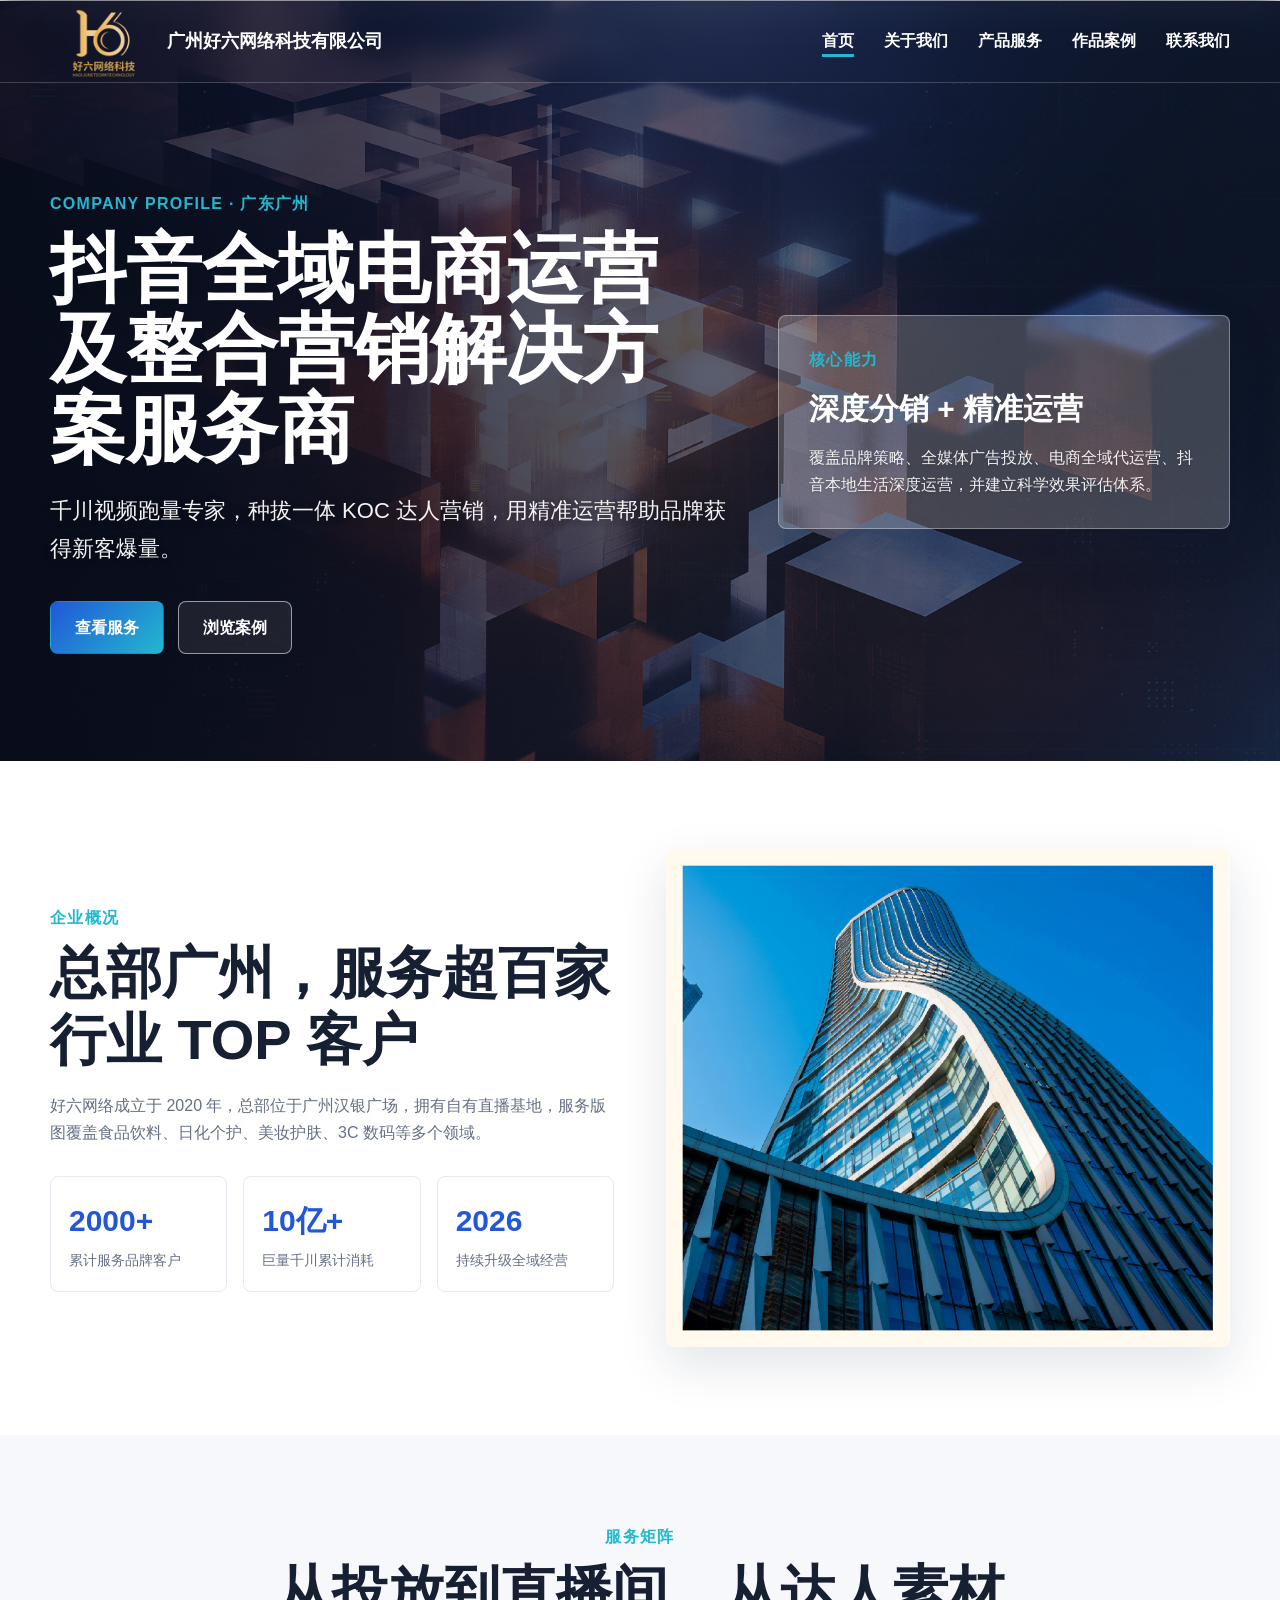
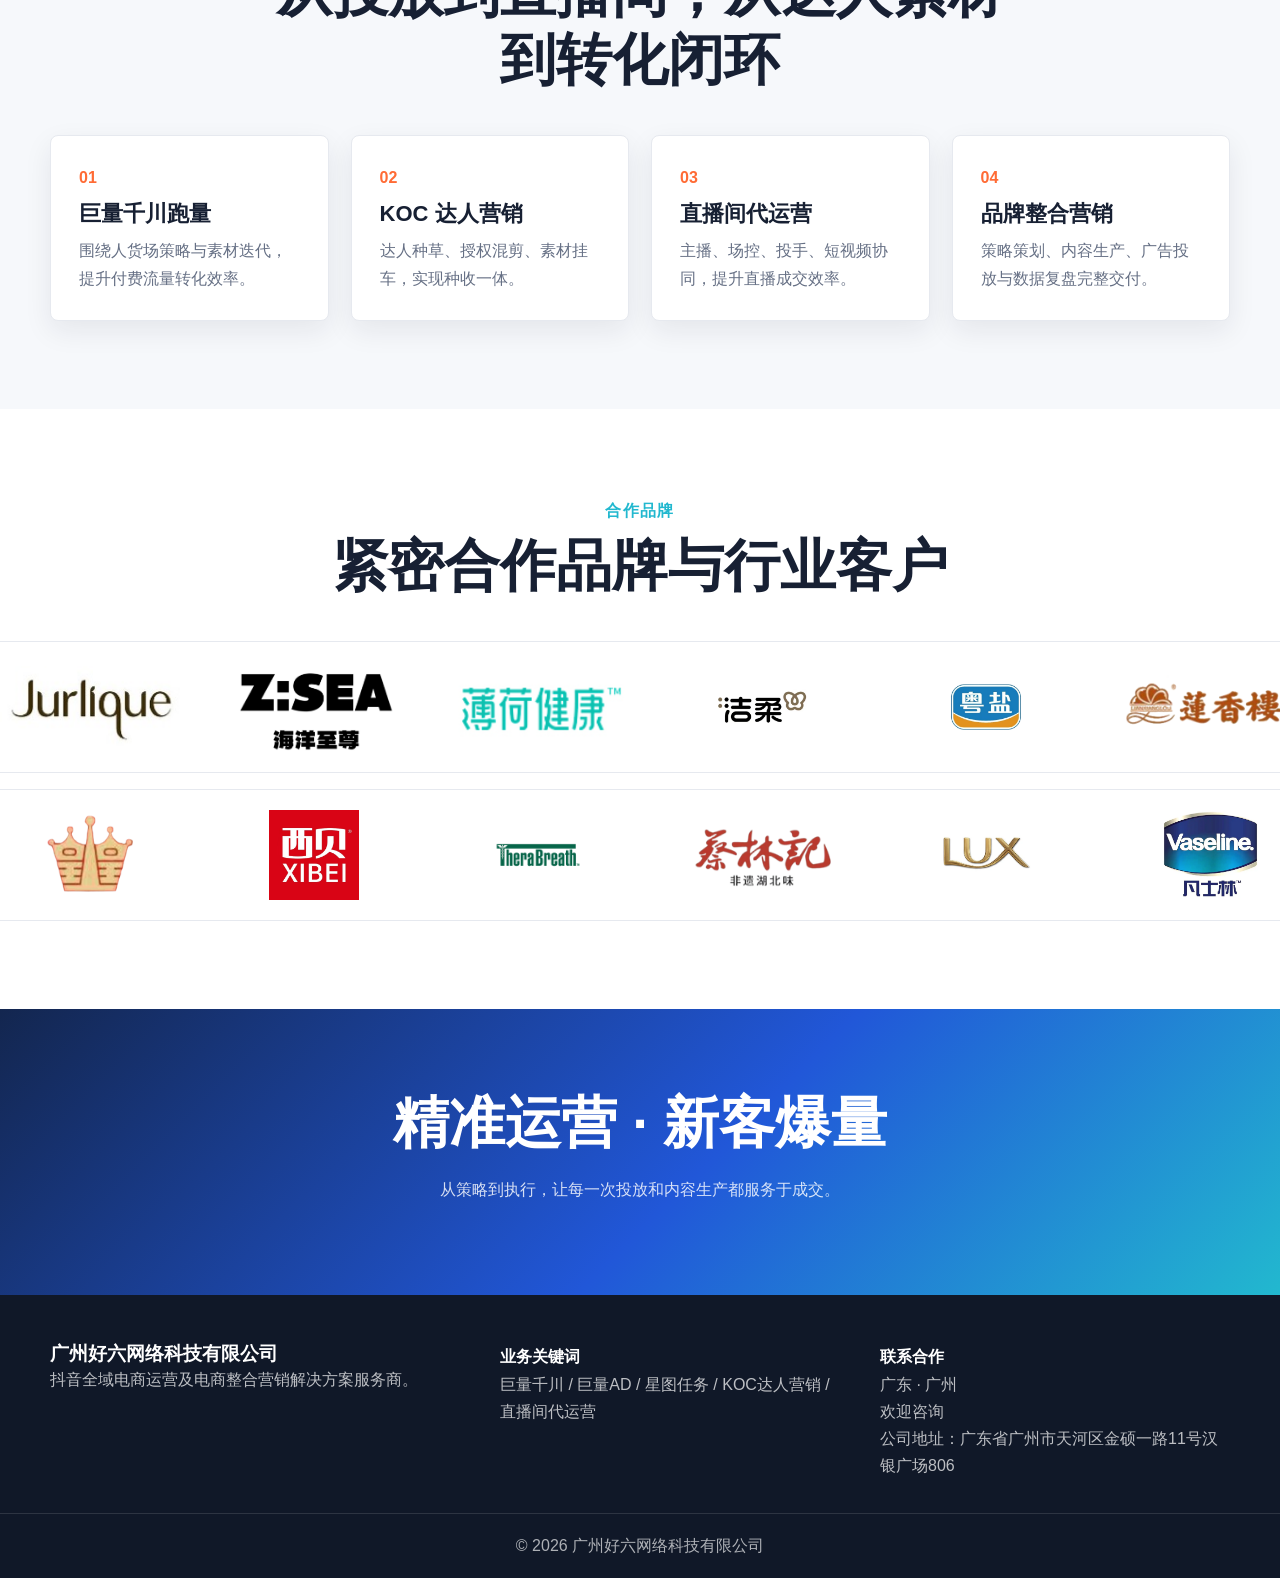
<file: index.html>
<!DOCTYPE html>
<html lang="zh-CN">
<head>
    <meta charset="UTF-8">
    <meta name="viewport" content="width=device-width, initial-scale=1.0">
    <meta name="description" content="广州好六网络科技有限公司，抖音全域电商运营、巨量千川、KOC达人营销和直播代运营服务商。">
    <title>广州好六网络科技有限公司 - 抖音全域电商运营服务商</title>
    <link rel="icon" type="image/png" href="assets/haoliu-logo.png">
    <link rel="stylesheet" href="style.css?v=mobile-menu-20260702">
</head>
<body>

    <nav class="navbar">
        <div class="container nav-wrapper">
            <a class="logo" href="index.html">
                <img class="logo-mark" src="assets/haoliu-logo.png" alt="好六网络标识">
                <span>广州好六网络科技有限公司</span>
            </a>
            <button class="nav-toggle" aria-label="打开导航">☰</button>
            <ul class="nav-menu"><li><a href="index.html" class="active">首页</a></li>
<li><a href="about.html" class="">关于我们</a></li>
<li><a href="services.html" class="">产品服务</a></li>
<li><a href="cases.html" class="">作品案例</a></li>
<li><a href="contact.html" class="">联系我们</a></li></ul>
        </div>
    </nav>
    

    <header class="hero page-hero" style="--hero-img:url('assets/ppt/slide-01-image-01.jpg')">
        <div class="container hero-grid">
            <div class="hero-copy reveal">
                <p class="eyebrow">Company Profile · 广东广州</p>
                <h1>抖音全域电商运营及整合营销解决方案服务商</h1>
                <p class="hero-lead">千川视频跑量专家，种拔一体 KOC 达人营销，用精准运营帮助品牌获得新客爆量。</p>
                <div class="hero-actions">
                    <a class="btn primary" href="services.html">查看服务</a>
                    <a class="btn ghost" href="cases.html">浏览案例</a>
                </div>
            </div>
            <div class="hero-panel reveal delay-1">
                <span>核心能力</span>
                <strong>深度分销 + 精准运营</strong>
                <p>覆盖品牌策略、全媒体广告投放、电商全域代运营、抖音本地生活深度运营，并建立科学效果评估体系。</p>
            </div>
        </div>
    </header>

    <section class="section">
        <div class="container split">
            <div class="reveal">
                <p class="eyebrow">企业概况</p>
                <h2>总部广州，服务超百家行业 TOP 客户</h2>
                <p>好六网络成立于 2020 年，总部位于广州汉银广场，拥有自有直播基地，服务版图覆盖食品饮料、日化个护、美妆护肤、3C 数码等多个领域。</p>
                <div class="stats-row">
                    <div><strong>2000+</strong><span>累计服务品牌客户</span></div>
                    <div><strong>10亿+</strong><span>巨量千川累计消耗</span></div>
                    <div><strong>2026</strong><span>持续升级全域经营</span></div>
                </div>
            </div>
            <img class="feature-image reveal delay-1" src="assets/ppt/slide-03-image-01.png" alt="广州好六办公所在地">
        </div>
    </section>

    <section class="section muted">
        <div class="container">
            <div class="section-title reveal">
                <p class="eyebrow">服务矩阵</p>
                <h2>从投放到直播间，从达人素材到转化闭环</h2>
            </div>
            <div class="cards four">
                <article class="card reveal"><span>01</span><h3>巨量千川跑量</h3><p>围绕人货场策略与素材迭代，提升付费流量转化效率。</p></article>
                <article class="card reveal delay-1"><span>02</span><h3>KOC 达人营销</h3><p>达人种草、授权混剪、素材挂车，实现种收一体。</p></article>
                <article class="card reveal delay-2"><span>03</span><h3>直播间代运营</h3><p>主播、场控、投手、短视频协同，提升直播成交效率。</p></article>
                <article class="card reveal delay-3"><span>04</span><h3>品牌整合营销</h3><p>策略策划、内容生产、广告投放与数据复盘完整交付。</p></article>
            </div>
        </div>
    </section>

    <section class="section">
        <div class="container">
            <div class="section-title reveal">
                <p class="eyebrow">合作品牌</p>
                <h2>紧密合作品牌与行业客户</h2>
            </div>
        </div>
        <div class="logo-marquee-container reveal">
            <div class="logo-marquee">
                <div class="logo-track">
                    <img src="assets/ppt/slide-10-image-02.jpg" alt="周黑鸭">
                    <img src="assets/ppt/slide-10-image-09.png" alt="皇冠">
                    <img src="assets/ppt/slide-10-image-16.png" alt="洁柔">
                    <img src="assets/ppt/slide-10-image-03.jpg" alt="每日鲜语">
                    <img src="assets/ppt/slide-10-image-22.png" alt="秦林记">
                    <img src="assets/ppt/企业微信截图_17824612364947.png" alt="莲香楼">
                    <img src="assets/ppt/slide-10-image-02.jpg" alt="周黑鸭">
                    <img src="assets/ppt/slide-10-image-09.png" alt="皇冠">
                    <img src="assets/ppt/slide-10-image-16.png" alt="洁柔">
                    <img src="assets/ppt/slide-10-image-03.jpg" alt="每日鲜语">
                    <img src="assets/ppt/slide-10-image-22.png" alt="秦林记">
                    <img src="assets/ppt/企业微信截图_17824612364947.png" alt="莲香楼">
                </div>
            </div>
            <div class="logo-marquee">
                <div class="logo-track logo-track-reverse">
                    <img src="assets/ppt/企业微信截图_17824613389602.png" alt="薄荷健康">
                    <img src="assets/ppt/slide-10-image-21.jpg" alt="TheraBreath">
                    <img src="assets/ppt/slide-10-image-04.png" alt="陶陶居">
                    <img src="assets/ppt/企业微信截图_17824612953314.png" alt="滋源">
                    <img src="assets/ppt/slide-10-image-06.png" alt="LUX力士">
                    <img src="assets/ppt/slide-10-image-07.png" alt="Jurlique">
                    <img src="assets/ppt/slide-10-image-08.png" alt="gelato pique">
                    <img src="assets/ppt/slide-10-image-10.jpg" alt="Z.SEA海洋至尊">
                    <img src="assets/ppt/slide-10-image-11.png" alt="Vaseline凡士林">
                    <img src="assets/ppt/slide-10-image-12.jpg" alt="蒙牛">
                    <img src="assets/ppt/企业微信截图_17824610432361.png" alt="LISTERINE李施德林">
                    <img src="assets/ppt/slide-10-image-01.png" alt="Dove">
                    <img src="assets/ppt/企业微信截图_17824613389602.png" alt="薄荷健康">
                    <img src="assets/ppt/slide-10-image-21.jpg" alt="TheraBreath">
                    <img src="assets/ppt/slide-10-image-04.png" alt="陶陶居">
                    <img src="assets/ppt/企业微信截图_17824612953314.png" alt="滋源">
                    <img src="assets/ppt/slide-10-image-06.png" alt="LUX力士">
                    <img src="assets/ppt/slide-10-image-07.png" alt="Jurlique">
                    <img src="assets/ppt/slide-10-image-08.png" alt="gelato pique">
                    <img src="assets/ppt/slide-10-image-10.jpg" alt="Z.SEA海洋至尊">
                    <img src="assets/ppt/slide-10-image-11.png" alt="Vaseline凡士林">
                    <img src="assets/ppt/slide-10-image-12.jpg" alt="蒙牛">
                    <img src="assets/ppt/企业微信截图_17824610432361.png" alt="LISTERINE李施德林">
                    <img src="assets/ppt/slide-10-image-01.png" alt="Dove">
                </div>
            </div>
        </div>
    </section>
    <section class="cta-band">
        <div class="container reveal">
            <h2>精准运营 · 新客爆量</h2>
            <p>从策略到执行，让每一次投放和内容生产都服务于成交。</p>
        </div>
    </section>
    

    <footer class="footer">
        <div class="container footer-grid">
            <div>
                <h3>广州好六网络科技有限公司</h3>
                <p>抖音全域电商运营及电商整合营销解决方案服务商。</p>
            </div>
            <div>
                <h4>业务关键词</h4>
                <p>巨量千川 / 巨量AD / 星图任务 / KOC达人营销 / 直播间代运营</p>
            </div>
            <div>
                <h4>联系合作</h4>
                <p>广东 · 广州<br>欢迎咨询</p>
                <p>公司地址：广东省广州市天河区金硕一路11号汉银广场806</p>
            </div>
        </div>
        <div class="footer-bottom">© 2026 广州好六网络科技有限公司</div>
    </footer>
    <script src="script.js?v=587b051"></script>
    
</body>
</html>
</file>
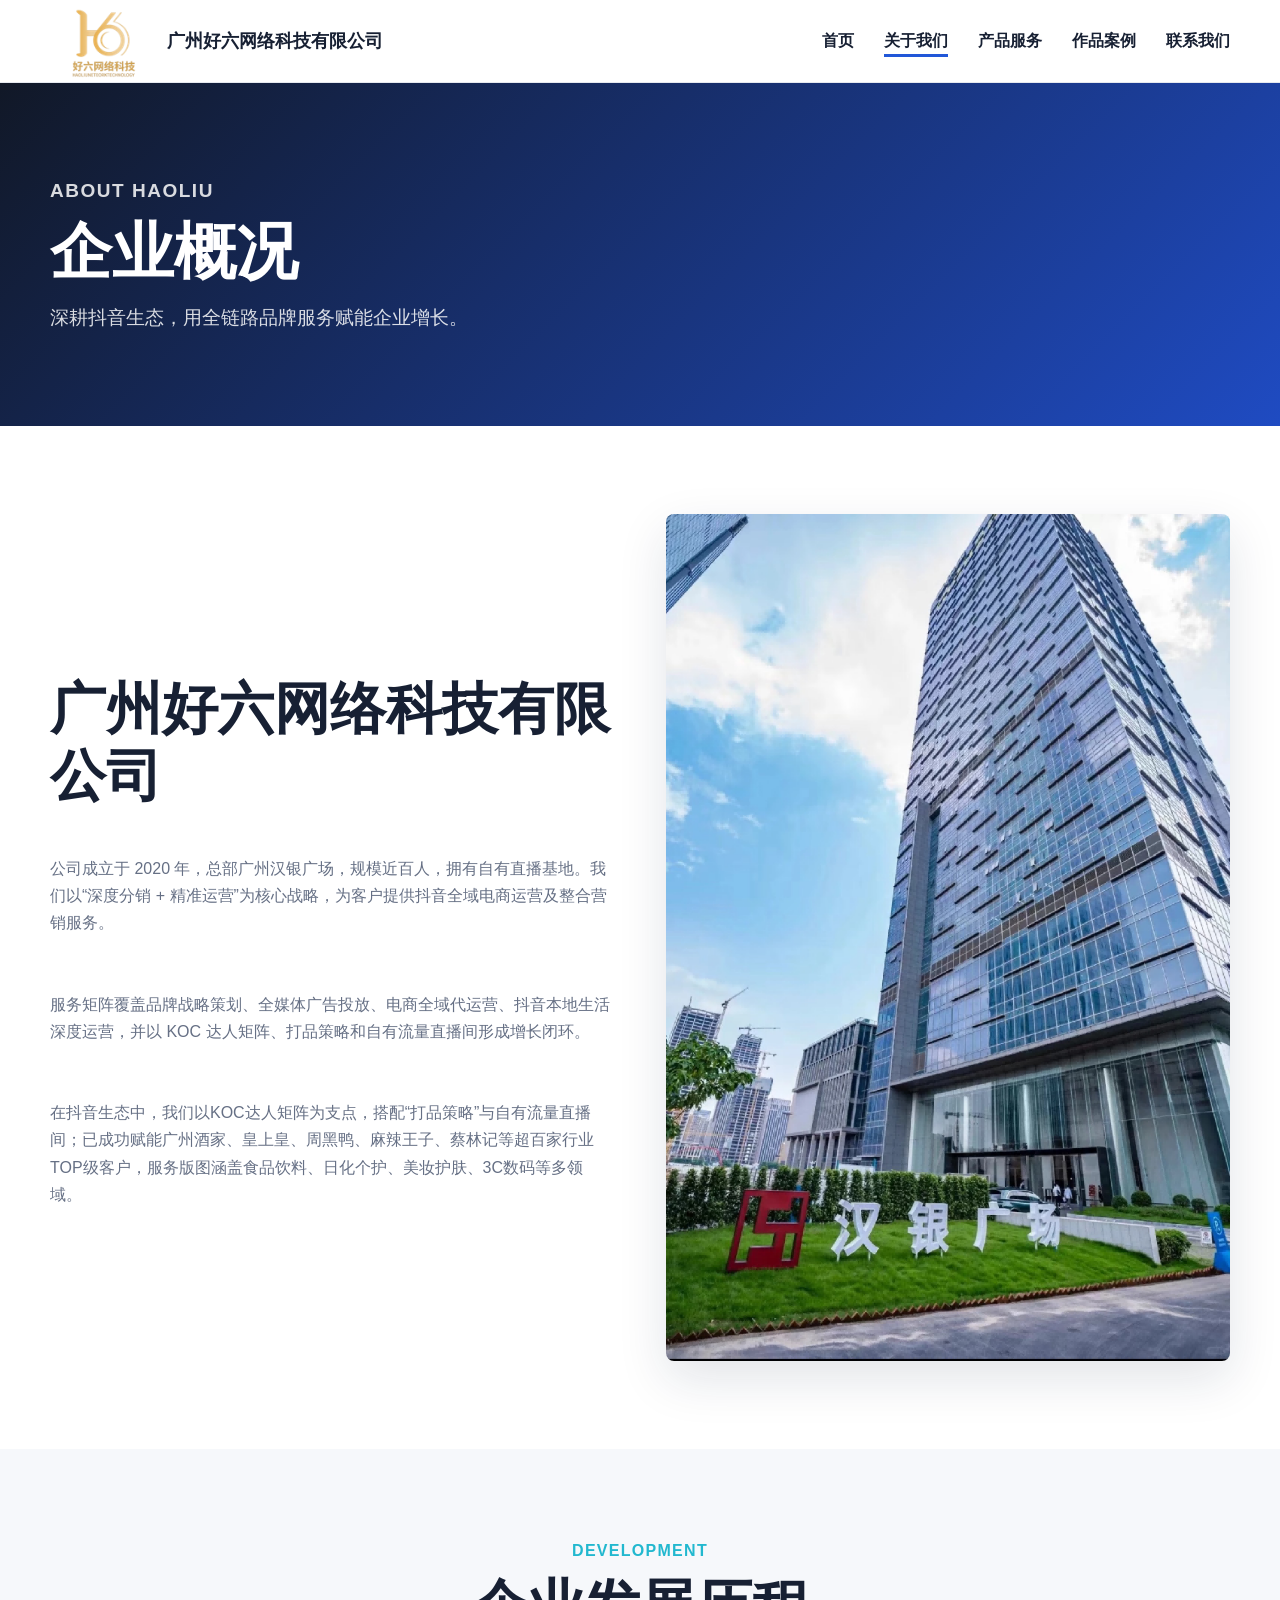
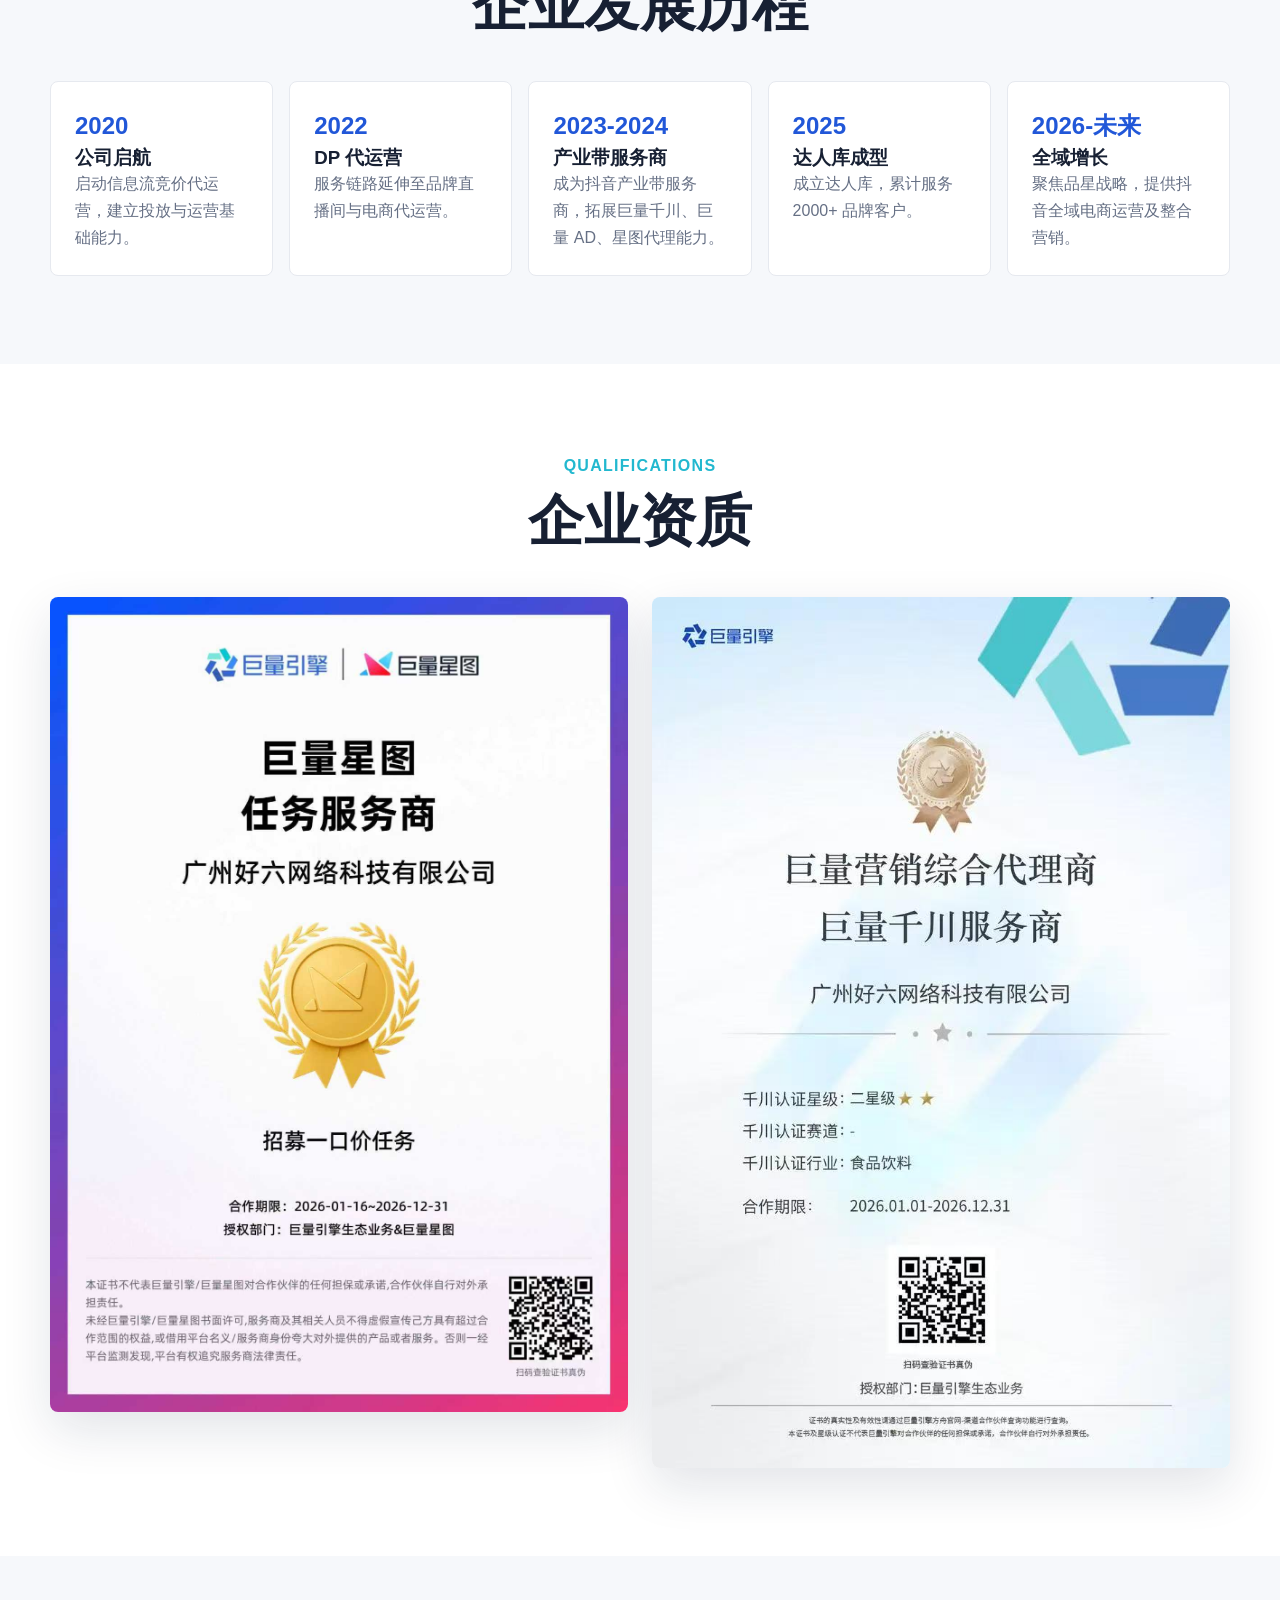
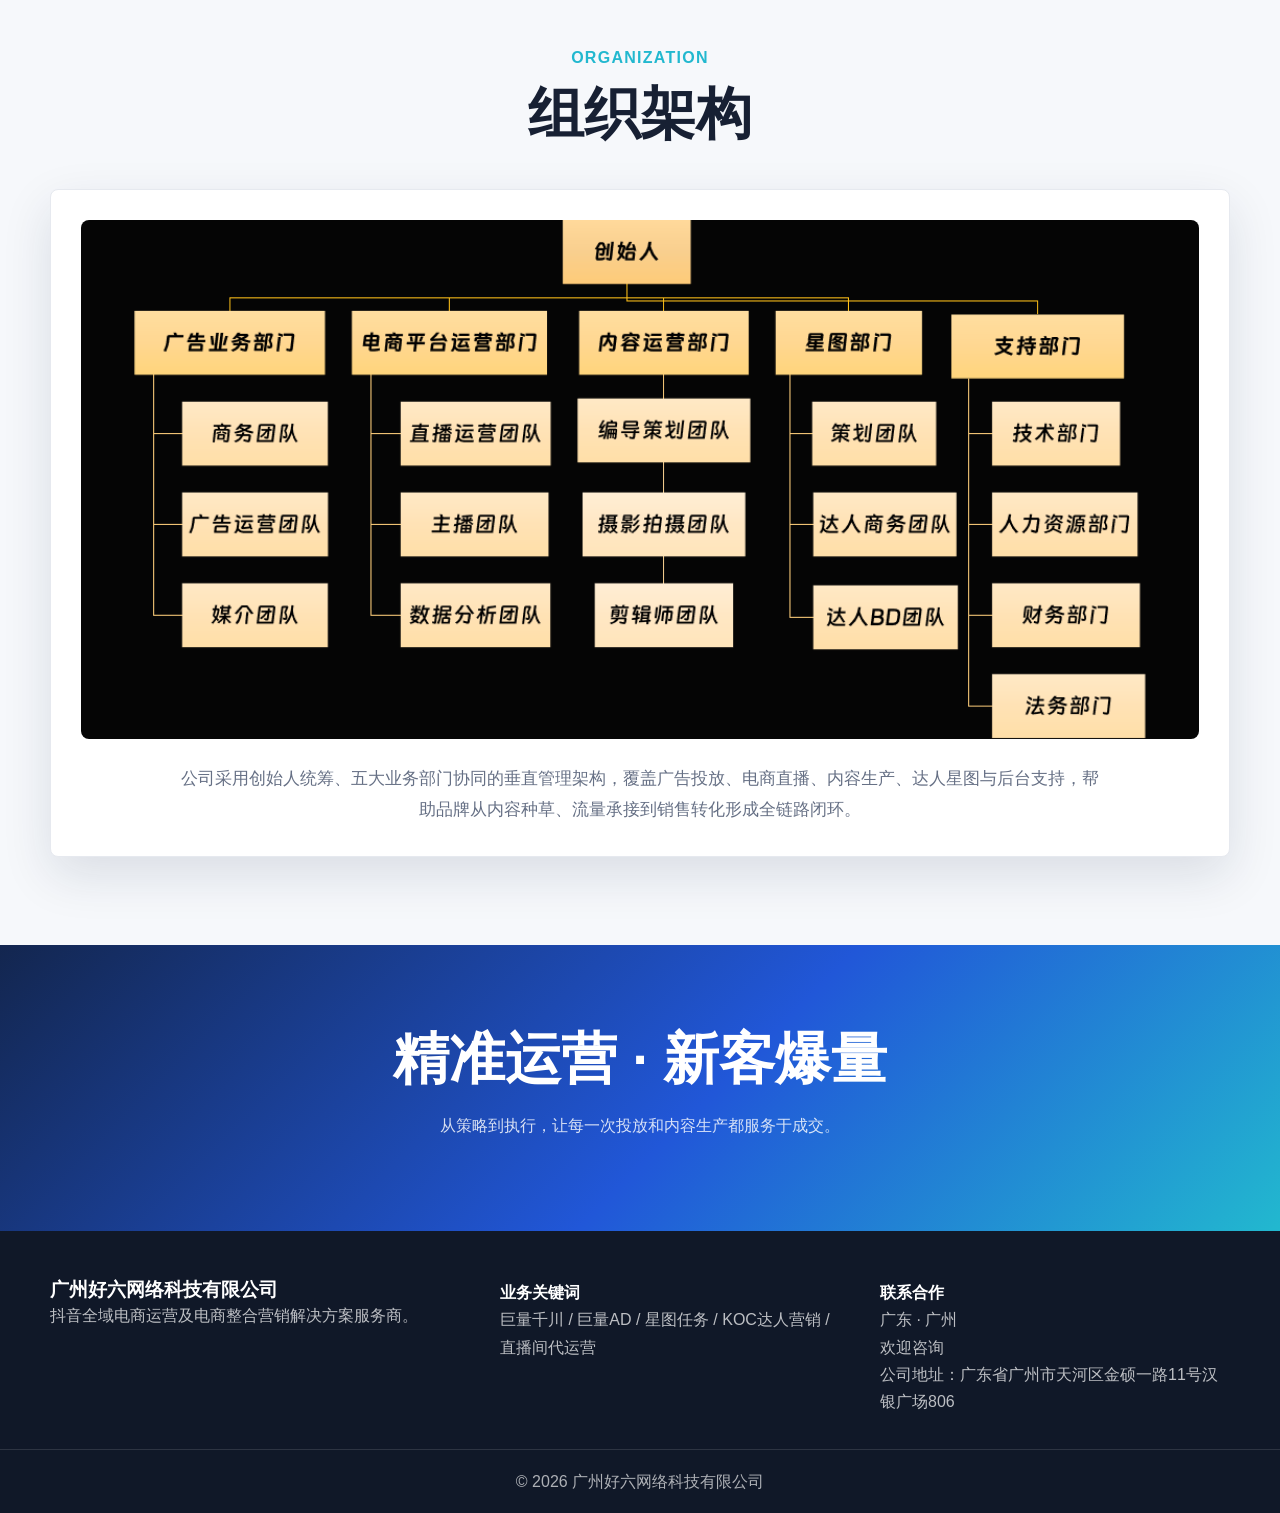
<file: about.html>
<!DOCTYPE html>
<html lang="zh-CN">
<head>
    <meta charset="UTF-8">
    <meta name="viewport" content="width=device-width, initial-scale=1.0">
    <meta name="description" content="了解广州好六网络科技有限公司企业概况、发展历程、组织架构与平台资质。">
    <title>关于我们 - 广州好六网络科技有限公司</title>
    <link rel="icon" type="image/png" href="assets/haoliu-logo.png">
    <link rel="stylesheet" href="style.css?v=mobile-menu-20260702">
</head>
<body>

    <nav class="navbar light">
        <div class="container nav-wrapper">
            <a class="logo" href="index.html">
                <img class="logo-mark" src="assets/haoliu-logo.png" alt="好六网络标识">
                <span>广州好六网络科技有限公司</span>
            </a>
            <button class="nav-toggle" aria-label="打开导航">☰</button>
            <ul class="nav-menu"><li><a href="index.html" class="">首页</a></li>
<li><a href="about.html" class="active">关于我们</a></li>
<li><a href="services.html" class="">产品服务</a></li>
<li><a href="cases.html" class="">作品案例</a></li>
<li><a href="contact.html" class="">联系我们</a></li></ul>
        </div>
    </nav>
    

    <header class="sub-hero">
        <div class="container reveal">
            <p class="eyebrow">About Haoliu</p>
            <h1>企业概况</h1>
            <p>深耕抖音生态，用全链路品牌服务赋能企业增长。</p>
        </div>
    </header>
    <section class="section">
        <div class="container split">
            <div class="reveal">
                <h2>广州好六网络科技有限公司</h2>
<br>
                <p>  公司成立于 2020 年，总部广州汉银广场，规模近百人，拥有自有直播基地。我们以“深度分销 + 精准运营”为核心战略，为客户提供抖音全域电商运营及整合营销服务。</p>
<br></br>
                <p>  服务矩阵覆盖品牌战略策划、全媒体广告投放、电商全域代运营、抖音本地生活深度运营，并以 KOC 达人矩阵、打品策略和自有流量直播间形成增长闭环。</p>
<br></br>
                <p>  在抖音生态中，我们以KOC达人矩阵为支点，搭配“打品策略”与自有流量直播间；已成功赋能广州酒家、皇上皇、周黑鸭、麻辣王子、蔡林记等超百家行业TOP级客户，服务版图涵盖食品饮料、日化个护、美妆护肤、3C数码等多领域。</p>
            </div>
            <img class="feature-image about-feature-image reveal delay-1" src="assets/ppt/slide-03-image-03.png" alt="好六公司环境">
        </div>
    </section>
    <section class="section muted">
        <div class="container">
            <div class="section-title reveal"><p class="eyebrow">Development</p><h2>企业发展历程</h2></div>
            <div class="timeline">
                <div class="timeline-item reveal"><b>2020</b><h3>公司启航</h3><p>启动信息流竞价代运营，建立投放与运营基础能力。</p></div>
                <div class="timeline-item reveal"><b>2022</b><h3>DP 代运营</h3><p>服务链路延伸至品牌直播间与电商代运营。</p></div>
                <div class="timeline-item reveal"><b>2023-2024</b><h3>产业带服务商</h3><p>成为抖音产业带服务商，拓展巨量千川、巨量 AD、星图代理能力。</p></div>
                <div class="timeline-item reveal"><b>2025</b><h3>达人库成型</h3><p>成立达人库，累计服务 2000+ 品牌客户。</p></div>
                <div class="timeline-item reveal"><b>2026-未来</b><h3>全域增长</h3><p>聚焦品星战略，提供抖音全域电商运营及整合营销。</p></div>
            </div>
        </div>
    </section>
    <section class="section">
        <div class="container">
            <div class="section-title reveal"><p class="eyebrow">Qualifications</p><h2>企业资质</h2></div>
            <div class="image-grid">
                <img class="reveal" src="assets/ppt/slide-05-image-02.png" alt="巨量星图任务服务商资质">
                <img class="reveal delay-1" src="assets/ppt/slide-05-image-03.png" alt="巨量营销综合代理商资质">
            </div>
        </div>
    </section>
    <section class="section muted">
        <div class="container">
            <div class="section-title reveal"><p class="eyebrow">Organization</p><h2>组织架构</h2></div>
            <div class="organization-panel reveal">
                <img src="assets/organization-chart.png" alt="好六组织架构图">
                <p>公司采用创始人统筹、五大业务部门协同的垂直管理架构，覆盖广告投放、电商直播、内容生产、达人星图与后台支持，帮助品牌从内容种草、流量承接到销售转化形成全链路闭环。</p>
            </div>
        </div>
    </section>
    <section class="cta-band">
        <div class="container reveal">
            <h2>精准运营 · 新客爆量</h2>
            <p>从策略到执行，让每一次投放和内容生产都服务于成交。</p>
        </div>
    </section>
    

    <footer class="footer">
        <div class="container footer-grid">
            <div>
                <h3>广州好六网络科技有限公司</h3>
                <p>抖音全域电商运营及电商整合营销解决方案服务商。</p>
            </div>
            <div>
                <h4>业务关键词</h4>
                <p>巨量千川 / 巨量AD / 星图任务 / KOC达人营销 / 直播间代运营</p>
            </div>
            <div>
                <h4>联系合作</h4>
                <p>广东 · 广州<br>欢迎咨询</p>
                <p>公司地址：广东省广州市天河区金硕一路11号汉银广场806</p>
            </div>
        </div>
        <div class="footer-bottom">© 2026 广州好六网络科技有限公司</div>
    </footer>
    <script src="script.js?v=587b051"></script>
    
</body>
</html>
</file>
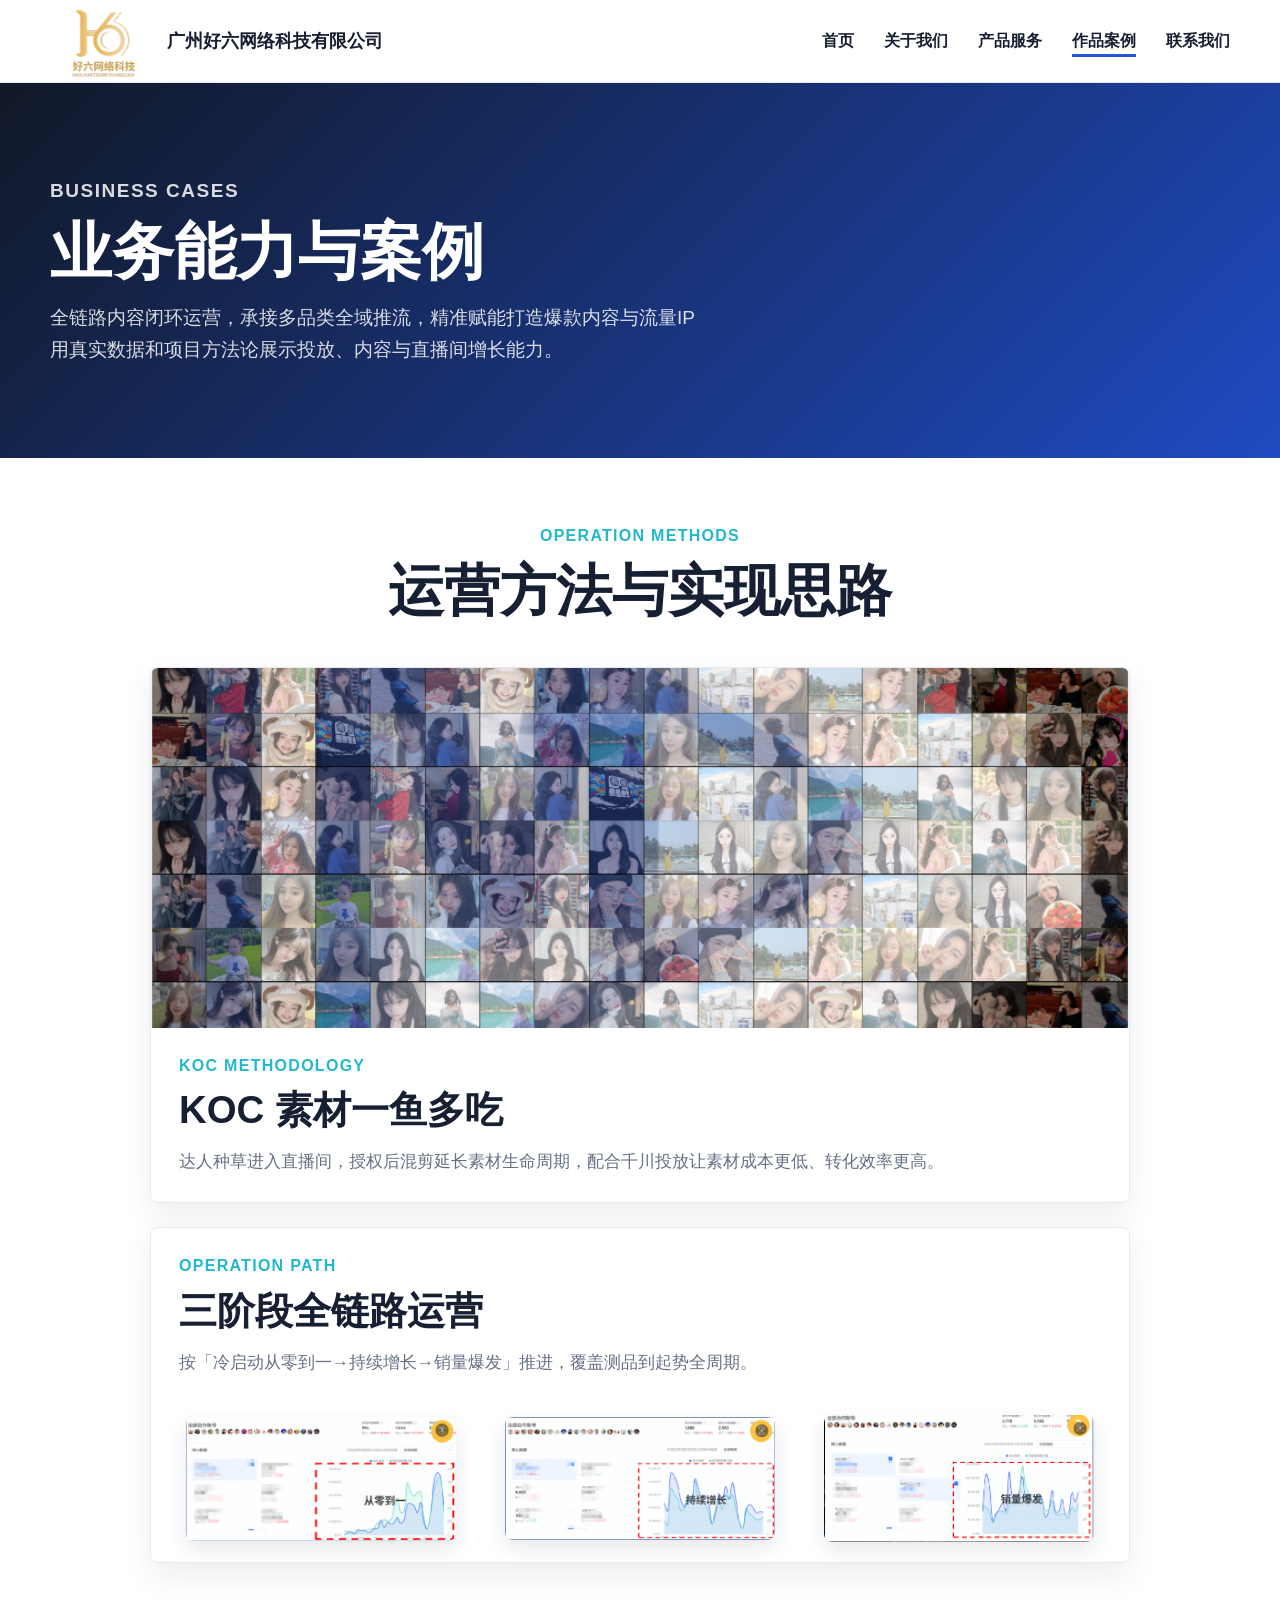
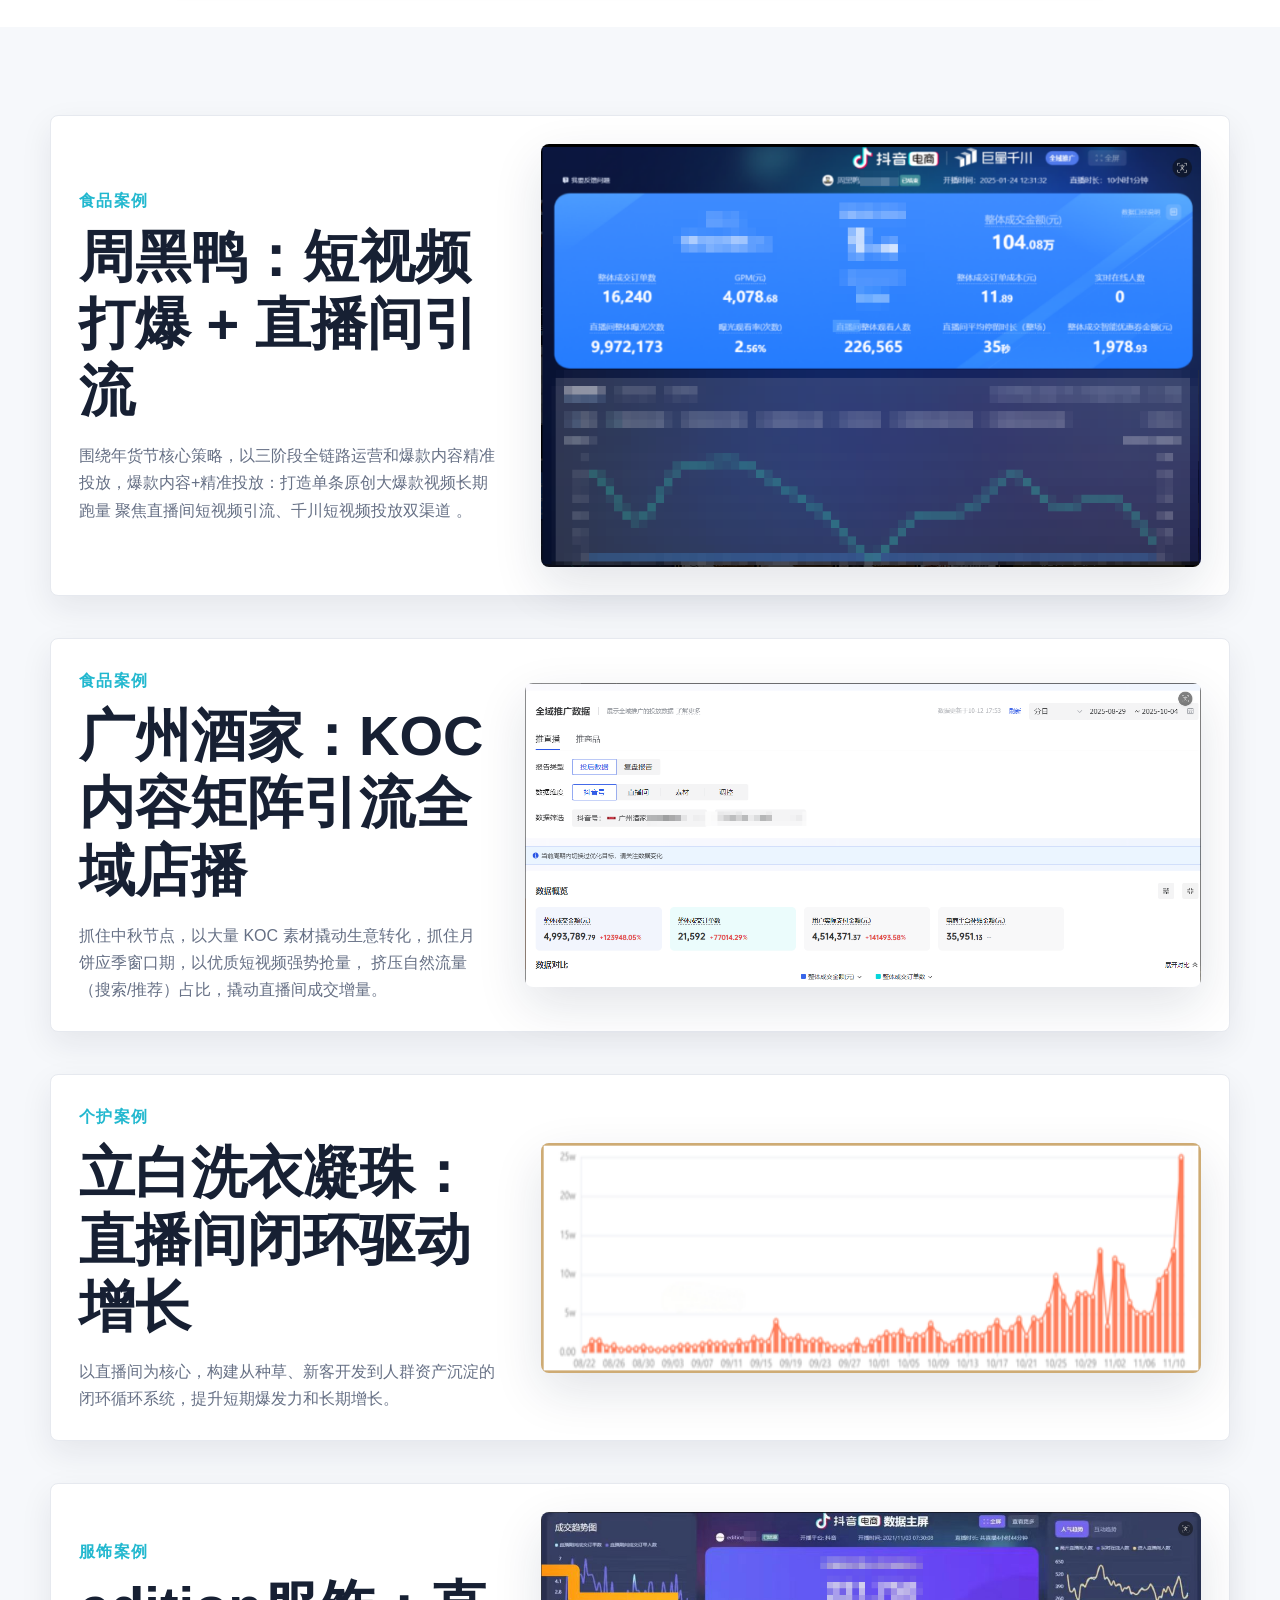
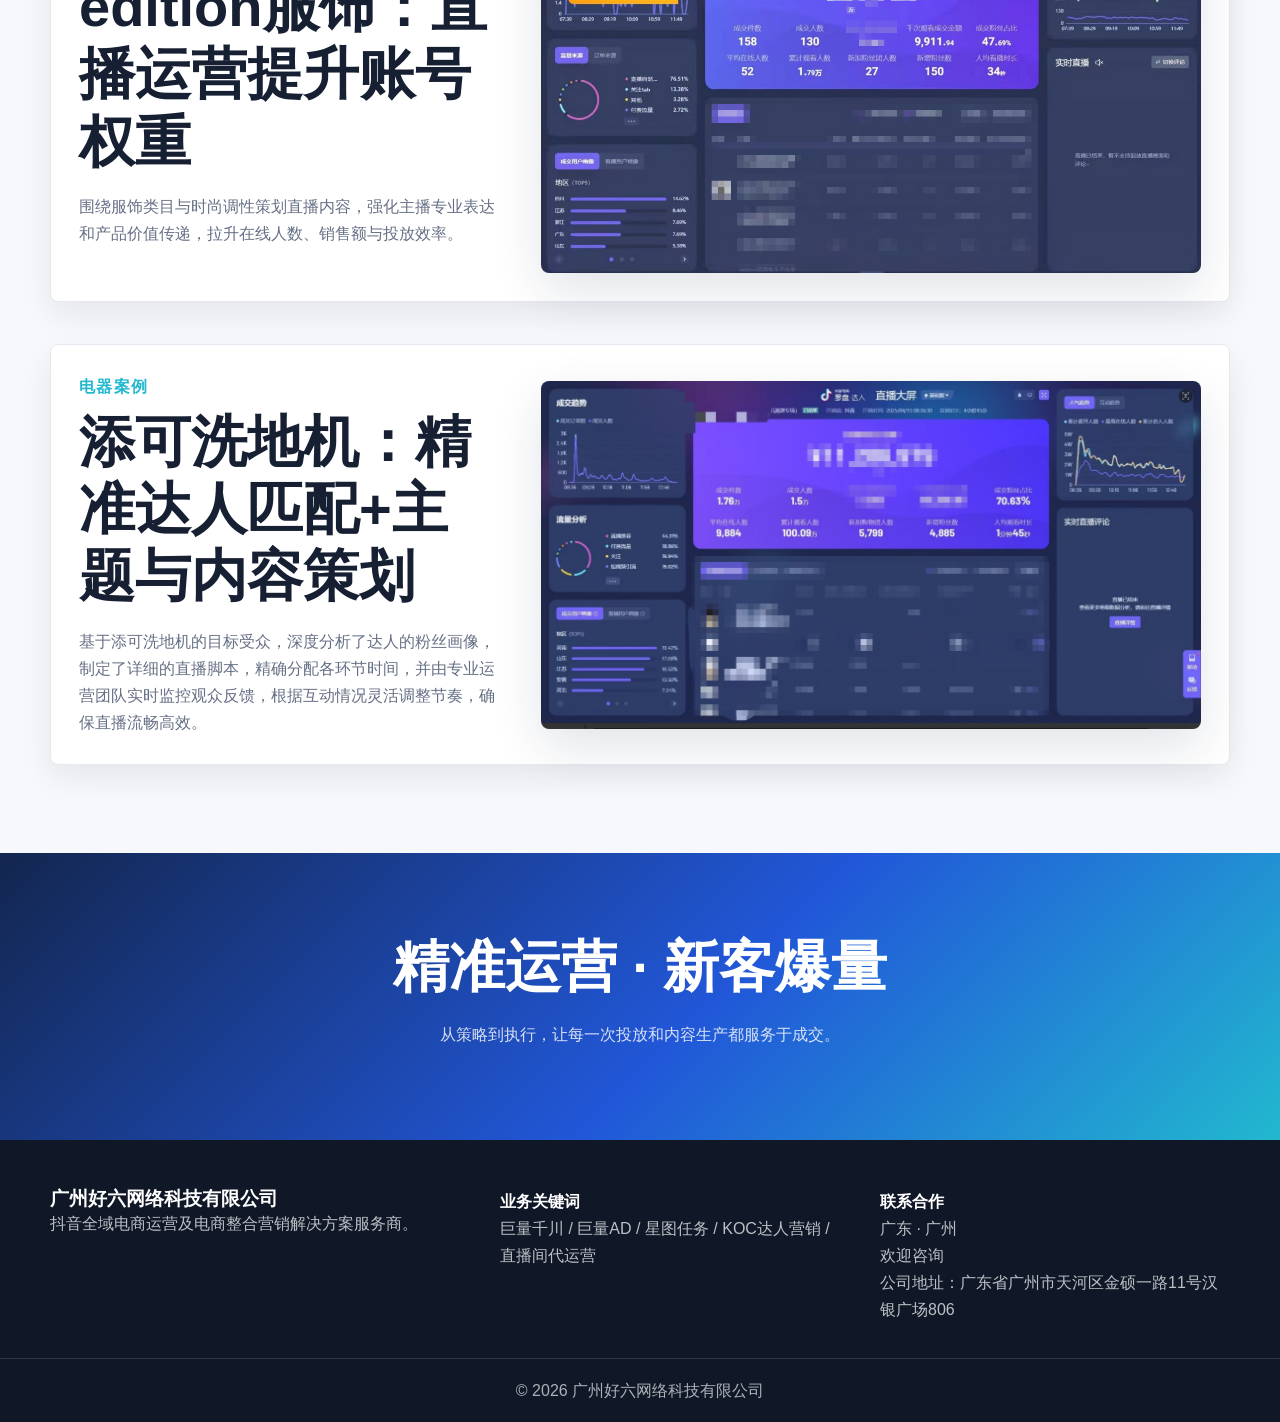
<file: cases.html>
﻿<!DOCTYPE html>
<html lang="zh-CN">
<head>
    <meta charset="UTF-8">
    <meta name="viewport" content="width=device-width, initial-scale=1.0">
    <meta name="description" content="广州好六网络作品案例，展示周黑鸭、广州酒家、立白洗衣凝珠等电商营销与直播运营案例。">
    <title>作品案例 - 广州好六网络科技有限公司</title>
    <link rel="icon" type="image/png" href="assets/haoliu-logo.png">
    <link rel="stylesheet" href="style.css?v=mobile-menu-20260702">
</head>
<body>

    <nav class="navbar light">
        <div class="container nav-wrapper">
            <a class="logo" href="index.html">
                <img class="logo-mark" src="assets/haoliu-logo.png" alt="好六网络标识">
                <span>广州好六网络科技有限公司</span>
            </a>
            <button class="nav-toggle" aria-label="打开导航">☰</button>
            <ul class="nav-menu"><li><a href="index.html" class="">首页</a></li>
<li><a href="about.html" class="">关于我们</a></li>
<li><a href="services.html" class="">产品服务</a></li>
<li><a href="cases.html" class="active">作品案例</a></li>
<li><a href="contact.html" class="">联系我们</a></li></ul>
        </div>
    </nav>
    

    <header class="sub-hero">
        <div class="container reveal">
            <p class="eyebrow">Business Cases</p>
            <h1>业务能力与案例</h1>
            <p>全链路内容闭环运营，承接多品类全域推流，精准赋能打造爆款内容与流量IP</p>
            <p>用真实数据和项目方法论展示投放、内容与直播间增长能力。</p>
        </div>
    </header>
    <section class="section operation-methods-section">
        <div class="container">
            <div class="section-title reveal">
                <p class="eyebrow">Operation Methods</p>
                <h2>运营方法与实现思路</h2>
            </div>
            <div class="operation-method-layout">
                <article class="operation-method-card reveal">
                    <img src="assets/ppt/slide-19-image-01.png" alt="KOC 素材一鱼多吃">
                    <div>
                        <p class="eyebrow">KOC Methodology</p>
                        <h3>KOC 素材一鱼多吃</h3>
                        <p>达人种草进入直播间，授权后混剪延长素材生命周期，配合千川投放让素材成本更低、转化效率更高。</p>
                    </div>
                </article>
                <article class="operation-method-card reveal delay-1">
                    <div>
                        <p class="eyebrow">Operation Path</p>
                        <h3>三阶段全链路运营</h3>
                        <p>按「冷启动从零到一→持续增长→销量爆发」推进，覆盖测品到起势全周期。</p>
                    </div>
                    <div class="stage-strip">
                        <img src="assets/cases/stage-zero-to-one.png" alt="冷启动从零到一">
                        <img src="assets/cases/stage-growth.png" alt="持续增长">
                        <img src="assets/cases/stage-breakout.png" alt="销量爆发">
                    </div>
                </article>
            </div>
        </div>
    </section><section class="section muted">
        <div class="container cases-list">
            <article class="case-row reveal">
                <div><p class="eyebrow">食品案例</p><h2>周黑鸭：短视频打爆 + 直播间引流</h2><p>围绕年货节核心策略，以三阶段全链路运营和爆款内容精准投放，爆款内容+精准投放：打造单条原创大爆款视频长期跑量
聚焦直播间短视频引流、千川短视频投放双渠道
。</p></div>
                <div class="case-media case-media-stack">
                    <img src="assets/cases/zhouheiya-live-trend.png" alt="周黑鸭直播趋势数据">
                </div>
            </article>
            <article class="case-row reverse reveal restaurant-case">
                <div><p class="eyebrow">食品案例</p><h2>广州酒家：KOC 内容矩阵引流全域店播</h2><p>抓住中秋节点，以大量 KOC 素材撬动生意转化，抓住月饼应季窗口期，以优质短视频强势抢量，
挤压自然流量（搜索/推荐）占比，撬动直播间成交增量。</p></div>
                <div class="case-media">
                    <img class="case-image-large" src="assets/cases/guangzhou-restaurant-promotion.png" alt="广州酒家全域推广数据">
                </div>
            </article>
            <article class="case-row reveal">
                <div><p class="eyebrow">个护案例</p><h2>立白洗衣凝珠：直播间闭环驱动增长</h2><p>以直播间为核心，构建从种草、新客开发到人群资产沉淀的闭环循环系统，提升短期爆发力和长期增长。</p></div>
                <div class="case-media">
                    <img src="assets/cases/liby-growth-trend.png" alt="立白洗衣凝珠双十一增长趋势">
                </div>
            </article>
            <article class="case-row reveal">
                <div><p class="eyebrow">服饰案例</p><h2>edition服饰：直播运营提升账号权重</h2><p>围绕服饰类目与时尚调性策划直播内容，强化主播专业表达和产品价值传递，拉升在线人数、销售额与投放效率。</p></div>
                <div class="case-media">
                    <img src="assets/cases/edition-live-dashboard.png" alt="edition服饰直播数据主屏">
                </div>
            </article>
                <article class="case-row reveal">
                <div><p class="eyebrow">电器案例</p><h2>添可洗地机：精准达人匹配+主题与内容策划</h2><p>基于添可洗地机的目标受众，深度分析了达人的粉丝画像，制定了详细的直播脚本，精确分配各环节时间，并由专业运营团队实时监控观众反馈，根据互动情况灵活调整节奏，确保直播流畅高效。
</p></div>
                <div class="case-media">
                    <img src="assets\cases\download.png" alt="edition服饰直播数据主屏111">
                </div>
            </article>
        </div>
    </section>
    <section class="cta-band">
        <div class="container reveal">
            <h2>精准运营 · 新客爆量</h2>
            <p>从策略到执行，让每一次投放和内容生产都服务于成交。</p>
        </div>
    </section>
    

    <footer class="footer">
        <div class="container footer-grid">
            <div>
                <h3>广州好六网络科技有限公司</h3>
                <p>抖音全域电商运营及电商整合营销解决方案服务商。</p>
            </div>
            <div>
                <h4>业务关键词</h4>
                <p>巨量千川 / 巨量AD / 星图任务 / KOC达人营销 / 直播间代运营</p>
            </div>
            <div>
                <h4>联系合作</h4>
                <p>广东 · 广州<br>欢迎咨询</p>
                <p>公司地址：广东省广州市天河区金硕一路11号汉银广场806</p>
            </div>
        </div>
        <div class="footer-bottom">© 2026 广州好六网络科技有限公司</div>
    </footer>
    <script src="script.js?v=587b051"></script>
    
</body>
</html>
</file>
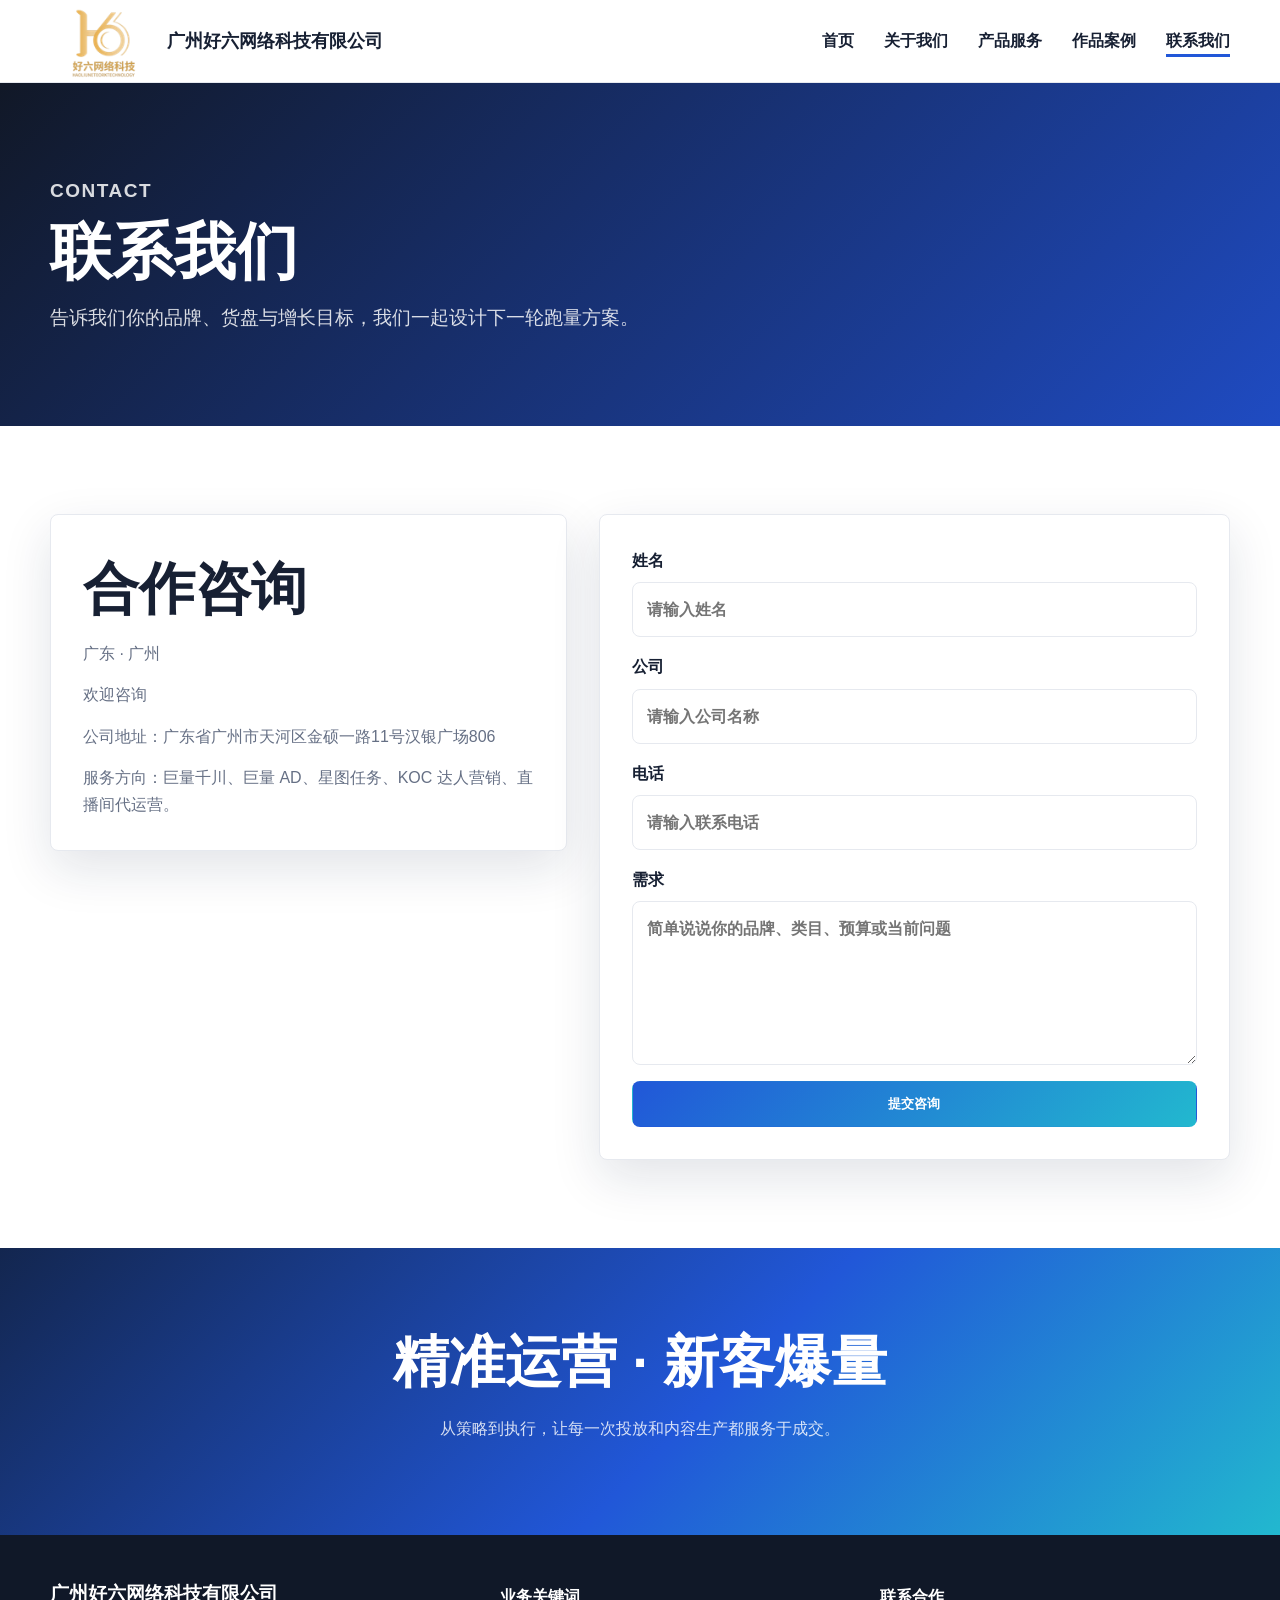
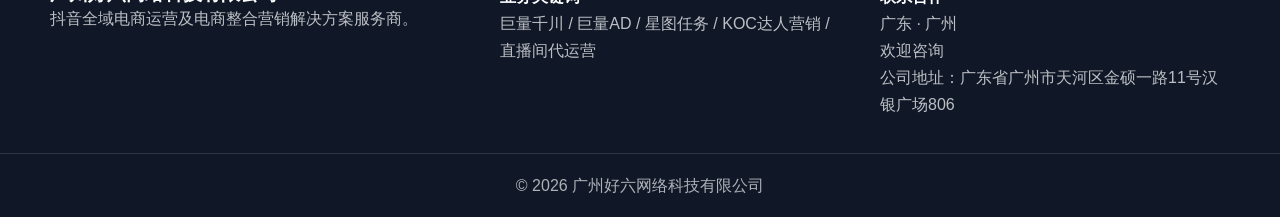
<file: contact.html>
<!DOCTYPE html>
<html lang="zh-CN">
<head>
    <meta charset="UTF-8">
    <meta name="viewport" content="width=device-width, initial-scale=1.0">
    <meta name="description" content="联系广州好六网络科技有限公司，咨询抖音全域电商运营、千川投放、达人营销和直播代运营服务。">
    <title>联系我们 - 广州好六网络科技有限公司</title>
    <link rel="icon" type="image/png" href="assets/haoliu-logo.png">
    <link rel="stylesheet" href="style.css?v=mobile-menu-20260702">
</head>
<body>

    <nav class="navbar light">
        <div class="container nav-wrapper">
            <a class="logo" href="index.html">
                <img class="logo-mark" src="assets/haoliu-logo.png" alt="好六网络标识">
                <span>广州好六网络科技有限公司</span>
            </a>
            <button class="nav-toggle" aria-label="打开导航">☰</button>
            <ul class="nav-menu"><li><a href="index.html" class="">首页</a></li>
<li><a href="about.html" class="">关于我们</a></li>
<li><a href="services.html" class="">产品服务</a></li>
<li><a href="cases.html" class="">作品案例</a></li>
<li><a href="contact.html" class="active">联系我们</a></li></ul>
        </div>
    </nav>
    

    <header class="sub-hero">
        <div class="container reveal">
            <p class="eyebrow">Contact</p>
            <h1>联系我们</h1>
            <p>告诉我们你的品牌、货盘与增长目标，我们一起设计下一轮跑量方案。</p>
        </div>
    </header>
    <section class="section">
        <div class="container contact-layout">
            <div class="contact-card reveal">
                <h2>合作咨询</h2>
                <p>广东 · 广州</p>
                <p>欢迎咨询</p>
                <p>公司地址：广东省广州市天河区金硕一路11号汉银广场806</p>
                <p>服务方向：巨量千川、巨量 AD、星图任务、KOC 达人营销、直播间代运营。</p>
            </div>
            <form id="contactForm" class="contact-form reveal delay-1">
                <label>姓名<input name="name" required type="text" autocomplete="name" placeholder="请输入姓名"></label>
                <label>公司<input name="company" type="text" autocomplete="organization" placeholder="请输入公司名称"></label>
                <label>电话<input name="phone" required type="tel" autocomplete="tel" placeholder="请输入联系电话"></label>
                <label>需求<textarea name="message" required rows="5" placeholder="简单说说你的品牌、类目、预算或当前问题"></textarea></label>
                <button class="btn primary" type="submit">提交咨询</button>
            </form>
        </div>
    </section>
    <section class="cta-band">
        <div class="container reveal">
            <h2>精准运营 · 新客爆量</h2>
            <p>从策略到执行，让每一次投放和内容生产都服务于成交。</p>
        </div>
    </section>
    

    <footer class="footer">
        <div class="container footer-grid">
            <div>
                <h3>广州好六网络科技有限公司</h3>
                <p>抖音全域电商运营及电商整合营销解决方案服务商。</p>
            </div>
            <div>
                <h4>业务关键词</h4>
                <p>巨量千川 / 巨量AD / 星图任务 / KOC达人营销 / 直播间代运营</p>
            </div>
            <div>
                <h4>联系合作</h4>
                <p>广东 · 广州<br>欢迎咨询</p>
                <p>公司地址：广东省广州市天河区金硕一路11号汉银广场806</p>
            </div>
        </div>
        <div class="footer-bottom">© 2026 广州好六网络科技有限公司</div>
    </footer>
    <script src="script.js?v=587b051"></script>
    
</body>
</html>
</file>
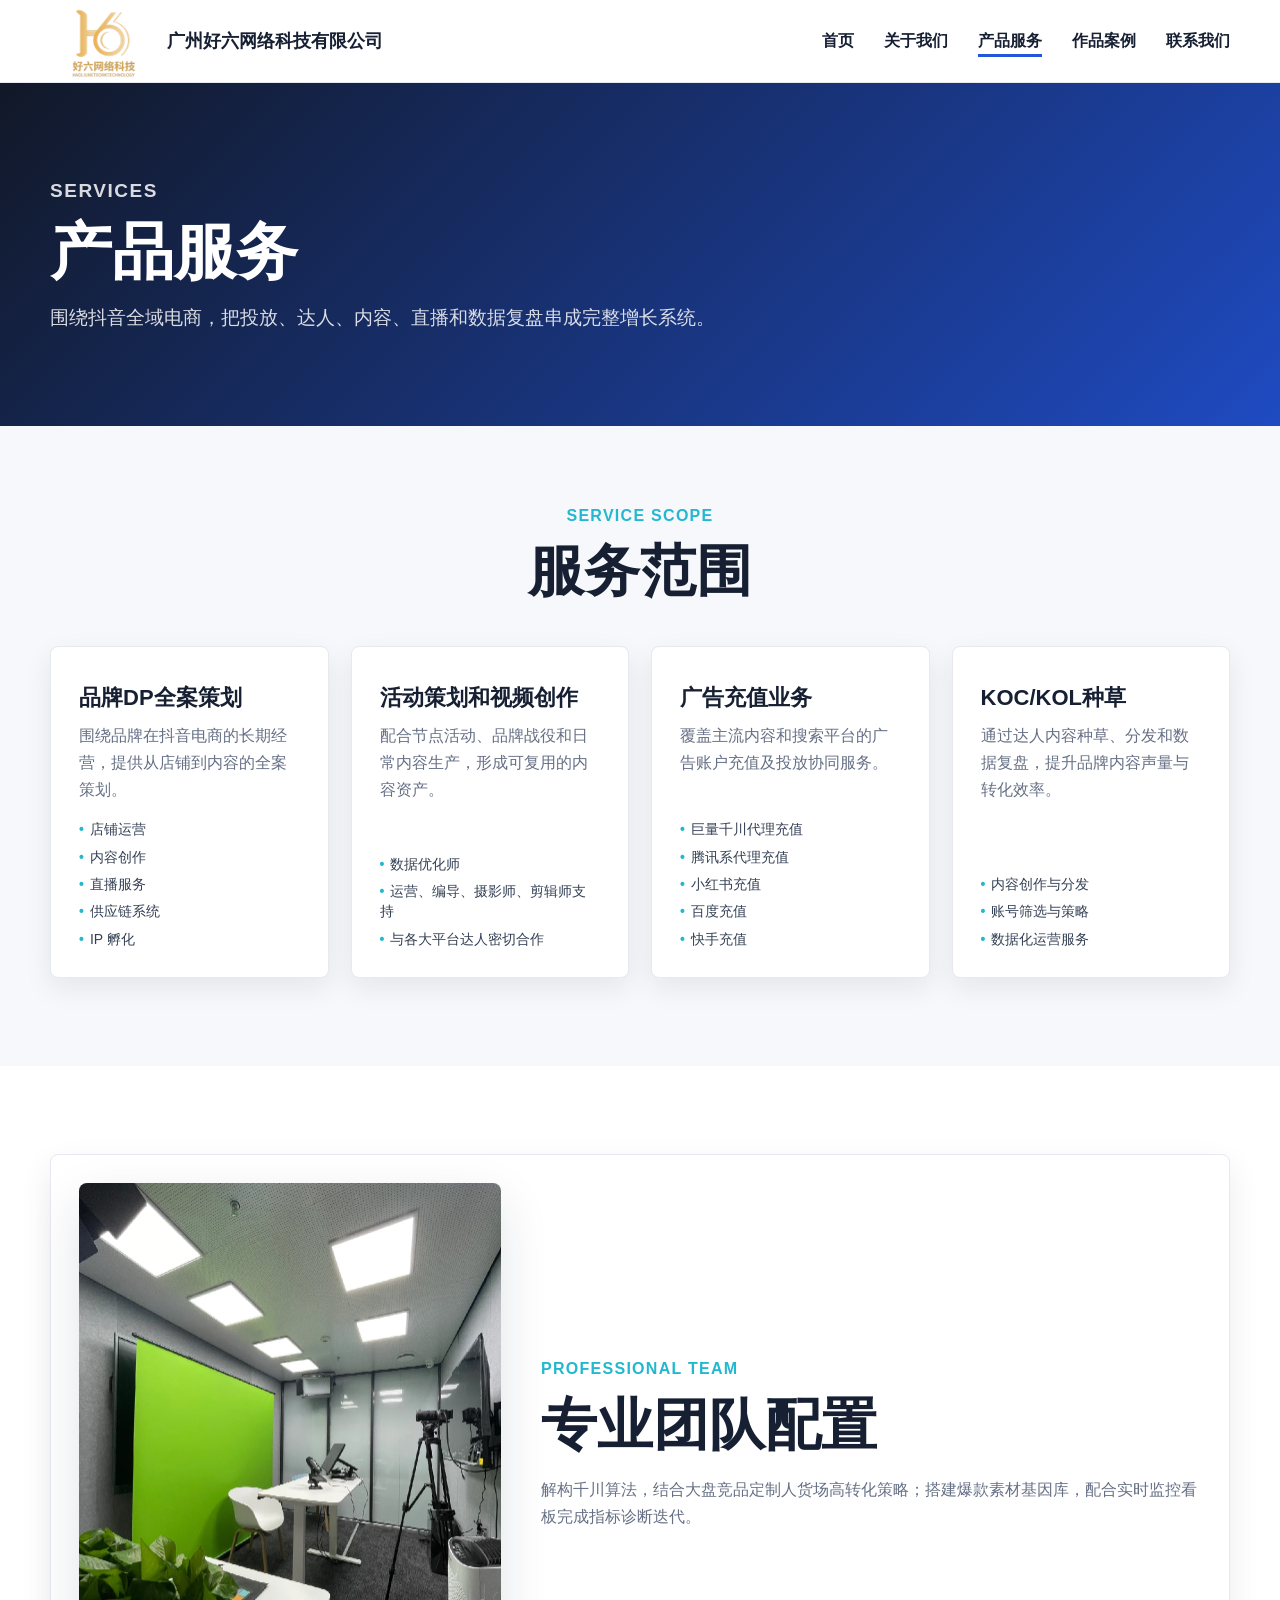
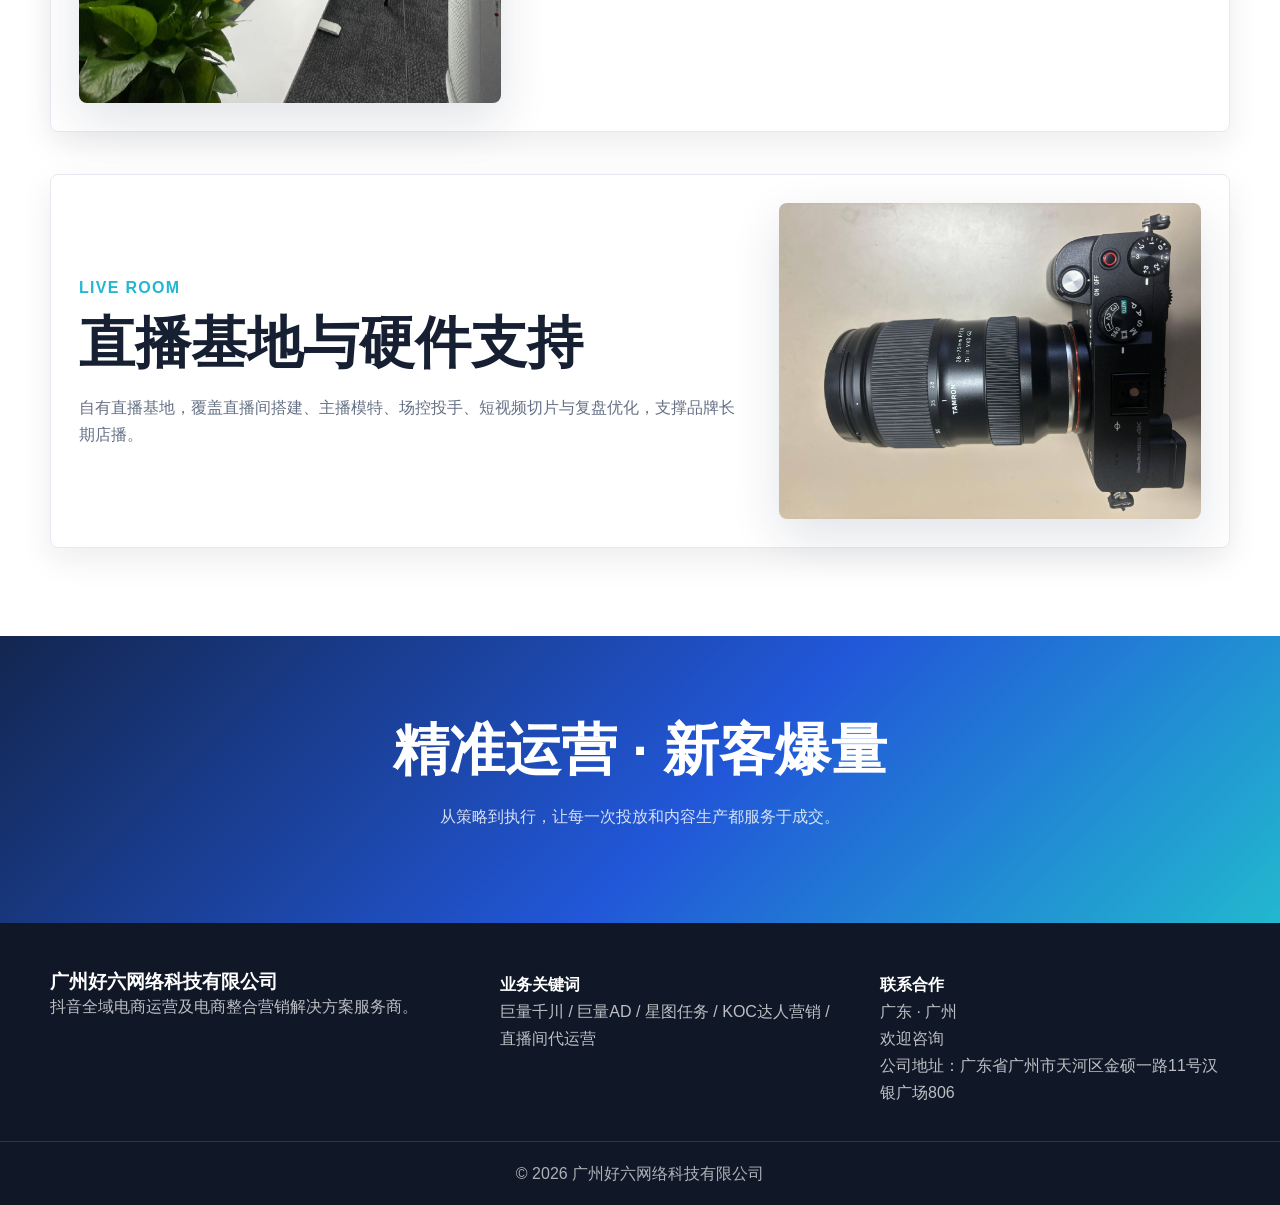
<file: services.html>
﻿<!DOCTYPE html>
<html lang="zh-CN">
<head>
    <meta charset="UTF-8">
    <meta name="viewport" content="width=device-width, initial-scale=1.0">
    <meta name="description" content="广州好六网络产品服务：巨量千川、KOC达人营销、直播间代运营、电商全域代运营。">
    <title>产品服务 - 广州好六网络科技有限公司</title>
    <link rel="icon" type="image/png" href="assets/haoliu-logo.png">
    <link rel="stylesheet" href="style.css?v=mobile-menu-20260702">
</head>
<body>

    <nav class="navbar light">
        <div class="container nav-wrapper">
            <a class="logo" href="index.html">
                <img class="logo-mark" src="assets/haoliu-logo.png" alt="好六网络标识">
                <span>广州好六网络科技有限公司</span>
            </a>
            <button class="nav-toggle" aria-label="打开导航">☰</button>
            <ul class="nav-menu"><li><a href="index.html" class="">首页</a></li>
<li><a href="about.html" class="">关于我们</a></li>
<li><a href="services.html" class="active">产品服务</a></li>
<li><a href="cases.html" class="">作品案例</a></li>
<li><a href="contact.html" class="">联系我们</a></li></ul>
        </div>
    </nav>
    

    <header class="sub-hero">
        <div class="container reveal">
            <p class="eyebrow">Services</p>
            <h1>产品服务</h1>
            <p>围绕抖音全域电商，把投放、达人、内容、直播和数据复盘串成完整增长系统。</p>
        </div>
    </header>
    <section class="section muted service-scope-first">
        <div class="container">
            <div class="section-title reveal"><p class="eyebrow">Service Scope</p><h2>服务范围</h2></div>
            <div class="cards four scope-cards">
                <article class="card reveal shake-on-hover">
                    <h3>品牌DP全案策划</h3>
                    <p>围绕品牌在抖音电商的长期经营，提供从店铺到内容的全案策划。</p>
                    <ul class="scope-detail-list">
                        <li>店铺运营</li>
                        <li>内容创作</li>
                        <li>直播服务</li>
                        <li>供应链系统</li>
                        <li>IP 孵化</li>
                    </ul>
                </article>
                <article class="card reveal delay-1 shake-on-hover">
                    <h3>活动策划和视频创作</h3>
                    <p>配合节点活动、品牌战役和日常内容生产，形成可复用的内容资产。</p>
                    <ul class="scope-detail-list">
                        <li>数据优化师</li>
                        <li>运营、编导、摄影师、剪辑师支持</li>
                        <li>与各大平台达人密切合作</li>
                    </ul>
                </article>
                <article class="card reveal delay-2 shake-on-hover">
                    <h3>广告充值业务</h3>
                    <p>覆盖主流内容和搜索平台的广告账户充值及投放协同服务。</p>
                    <ul class="scope-detail-list">
                        <li>巨量千川代理充值</li>
                        <li>腾讯系代理充值</li>
                        <li>小红书充值</li>
                        <li>百度充值</li>
                        <li>快手充值</li>
                    </ul>
                </article>
                <article class="card reveal delay-3 shake-on-hover">
                    <h3>KOC/KOL种草</h3>
                    <p>通过达人内容种草、分发和数据复盘，提升品牌内容声量与转化效率。</p>
                    <ul class="scope-detail-list">
                        <li>内容创作与分发</li>
                        <li>账号筛选与策略</li>
                        <li>数据化运营服务</li>
                    </ul>
                </article>
            </div>
        </div>
    </section>
    <section class="section">
        <div class="container service-stack">
            <article class="service-row reveal">
                <img src="assets/ppt/slide-12-image-01.png" alt="专业团队配置">
                <div><p class="eyebrow">Professional Team</p><h2>专业团队配置</h2><p>解构千川算法，结合大盘竞品定制人货场高转化策略；搭建爆款素材基因库，配合实时监控看板完成指标诊断迭代。</p></div>
            </article>
            <article class="service-row reverse reveal">
                <img src="assets/ppt/slide-14-image-03.jpg" alt="直播基地硬件">
                <div><p class="eyebrow">Live Room</p><h2>直播基地与硬件支持</h2><p>自有直播基地，覆盖直播间搭建、主播模特、场控投手、短视频切片与复盘优化，支撑品牌长期店播。</p></div>
            </article>
        </div>
    </section>
    <section class="cta-band">
        <div class="container reveal">
            <h2>精准运营 · 新客爆量</h2>
            <p>从策略到执行，让每一次投放和内容生产都服务于成交。</p>
        </div>
    </section>
    

    <footer class="footer">
        <div class="container footer-grid">
            <div>
                <h3>广州好六网络科技有限公司</h3>
                <p>抖音全域电商运营及电商整合营销解决方案服务商。</p>
            </div>
            <div>
                <h4>业务关键词</h4>
                <p>巨量千川 / 巨量AD / 星图任务 / KOC达人营销 / 直播间代运营</p>
            </div>
            <div>
                <h4>联系合作</h4>
                <p>广东 · 广州<br>欢迎咨询</p>
                <p>公司地址：广东省广州市天河区金硕一路11号汉银广场806</p>
            </div>
        </div>
        <div class="footer-bottom">© 2026 广州好六网络科技有限公司</div>
    </footer>
    <script src="script.js?v=587b051"></script>
    
</body>
</html>
</file>
<file: style.css>
﻿:root {
    --ink: #172033;
    --muted: #667085;
    --line: #e6e9ef;
    --bg: #f6f8fb;
    --brand: #2157d8;
    --brand-2: #22b8cf;
    --hot: #ff6b35;
    --card: #ffffff;
    --shadow: 0 18px 50px rgba(17, 32, 67, .12);
}
* { box-sizing: border-box; margin: 0; padding: 0; }
body { font-family: "Microsoft YaHei", "PingFang SC", Arial, sans-serif; color: var(--ink); line-height: 1.7; background: #fff; }
img { max-width: 100%; display: block; }
a { color: inherit; text-decoration: none; }
.container { width: min(1180px, calc(100% - 40px)); margin: 0 auto; }
.navbar { position: sticky; top: 0; z-index: 50; background: transparent; backdrop-filter: blur(16px); border-bottom: 1px solid rgba(255,255,255,.2); }
.navbar.light { background: rgba(255,255,255,.95); border-bottom: 1px solid var(--line); }
.navbar.light .logo { color: var(--ink); }
.navbar.light .nav-menu { color: var(--ink); }
.navbar.light .nav-menu a::after { background: var(--brand); }
.navbar.light .nav-toggle { background: #eef3ff; color: var(--ink); }
.nav-wrapper { height: 82px; display: flex; align-items: center; justify-content: space-between; }
.logo { display: inline-flex; align-items: center; gap: 12px; font-weight: 700; font-size: 18px; color: #fff; }
.logo-mark { width: 105px; height: 105px; object-fit: contain; display: block; transform: translateY(8px); }
.nav-menu { display: flex; align-items: center; gap: 30px; list-style: none; color: #fff; }
.nav-menu a { position: relative; font-weight: 600; }
.nav-menu a::after { content: ""; position: absolute; left: 0; bottom: -8px; width: 0; height: 3px; background: var(--brand-2); transition: width .25s ease; }
.nav-menu a:hover::after, .nav-menu a.active::after { width: 100%; }
.nav-toggle { display: none; border: 0; background: rgba(255,255,255,.2); border-radius: 8px; padding: 8px 10px; font-size: 20px; color: #fff; }
.hero { min-height: 760px; margin-top: -82px; padding-top: 82px; display: flex; align-items: center; color: #fff; background-image: linear-gradient(90deg, rgba(6, 12, 28, .86), rgba(8, 24, 58, .48)), var(--hero-img); background-size: cover; background-position: center; overflow: hidden; }
.hero-grid { display: grid; grid-template-columns: 1.2fr .8fr; gap: 50px; align-items: center; }
.hero h1 { font-size: clamp(42px, 6vw, 76px); line-height: 1.05; letter-spacing: 0; margin: 12px 0 24px; }
.hero-lead { max-width: 720px; font-size: 22px; opacity: 1; color: rgba(255, 255, 255, 0.95); text-shadow: 0 2px 8px rgba(0, 0, 0, 0.3); }
.hero-actions { display: flex; gap: 14px; margin-top: 34px; flex-wrap: wrap; }
.btn { display: inline-flex; align-items: center; justify-content: center; min-height: 46px; padding: 12px 24px; border-radius: 8px; border: 1px solid transparent; font-weight: 800; cursor: pointer; transition: transform .25s ease, box-shadow .25s ease, background .25s ease; }
.btn:hover { transform: translateY(-2px); box-shadow: 0 12px 30px rgba(0,0,0,.18); }
.btn.primary { color: #fff; background: linear-gradient(135deg, var(--brand), var(--brand-2)); }
.btn.ghost { color: #fff; border-color: rgba(255,255,255,.55); background: rgba(255,255,255,.08); }
.hero-panel { padding: 30px; border-radius: 8px; background: rgba(255,255,255,.2); border: 1px solid rgba(255,255,255,.35); box-shadow: var(--shadow); animation: floaty 5s ease-in-out infinite; }
.hero-panel span, .eyebrow { color: var(--brand-2); font-weight: 900; letter-spacing: .08em; text-transform: uppercase; font-size: 16px; }
.hero-panel strong { display: block; font-size: 30px; margin: 10px 0; color: #fff; }
.hero-panel p { color: rgba(255, 255, 255, 0.92); text-shadow: 0 1px 3px rgba(0, 0, 0, 0.2); }
.section { padding: 88px 0; }
.muted { background: var(--bg); }
.section-title { text-align: center; max-width: 760px; margin: 0 auto 42px; }
h1, h2, h3 { line-height: 1.2; letter-spacing: 0; }
h2 { font-size: clamp(36px, 5vw, 56px); margin: 8px 0 18px; font-weight: 700; }
p { color: var(--muted); }
.split { display: grid; grid-template-columns: 1fr 1fr; gap: 52px; align-items: center; }
.feature-image, .wide-image, .service-row img, .case-row img { border-radius: 8px; box-shadow: var(--shadow); object-fit: cover; }
.feature-image { width: 100%; max-height: 520px; }
.about-feature-image { max-height: none; height: auto; object-fit: contain; background: #fff; }
.wide-image { width: 100%; max-height: 640px; object-fit: contain; background: #fff; }
.organization-panel { padding: 30px; border-radius: 8px; border: 1px solid var(--line); background: #fff; box-shadow: var(--shadow); }
.organization-panel img { width: 100%; border-radius: 8px; background: #050505; object-fit: contain; }
.organization-panel p { max-width: 920px; margin: 24px auto 0; text-align: center; font-size: 17px; line-height: 1.85; }
.stats-row { display: grid; grid-template-columns: repeat(3, 1fr); gap: 16px; margin-top: 30px; }
.stats-row div { padding: 18px; border-radius: 8px; background: #fff; border: 1px solid var(--line); }
.stats-row strong { display: block; font-size: 30px; color: var(--brand); }
.stats-row span { color: var(--muted); font-size: 14px; }
.cards { display: grid; gap: 22px; }
.cards.four { grid-template-columns: repeat(4, 1fr); }
.cards.three { grid-template-columns: repeat(3, 1fr); }
.card { padding: 28px; border-radius: 8px; background: var(--card); border: 1px solid var(--line); box-shadow: 0 10px 28px rgba(20, 30, 55, .08); transition: transform .25s ease, box-shadow .25s ease; }
.card:hover { transform: translateY(-8px); box-shadow: var(--shadow); }
.card span { color: var(--hot); font-weight: 900; }
.card h3 { margin: 10px 0; font-size: 22px; }
.logo-marquee-container { display: grid; gap: 16px; width: 100vw; margin-left: calc(-50vw + 50%); }
.logo-marquee { overflow: hidden; border: 1px solid var(--line); border-left: none; border-right: none; background: #fff; padding: 20px 0; }
.logo-track { display: flex; align-items: center; gap: 44px; width: max-content; animation: marquee 30s linear infinite; }
.logo-track-reverse { animation: marqueeReverse 30s linear infinite; }
.logo-track img { width: 180px; height: 90px; object-fit: contain; filter: saturate(.92); }
.cta-band { padding: 72px 0; color: #fff; background: linear-gradient(135deg, #13264f, #2157d8 55%, #22b8cf); text-align: center; }
.cta-band h2 { margin-bottom: 20px; }
.cta-band p { color: rgba(255,255,255,.82); margin-bottom: 20px; }
.sub-hero { padding: 92px 0; color: #fff; background: linear-gradient(135deg, #111827, #1f4bc2); }
.sub-hero h1 { font-size: clamp(38px, 5vw, 62px); margin: 8px 0 12px; }
.sub-hero p { color: rgba(255,255,255,.84); font-size: 19px; }
.timeline { display: grid; grid-template-columns: repeat(5, 1fr); gap: 16px; }
.timeline-item { padding: 24px; border-radius: 8px; background: #fff; border: 1px solid var(--line); }
.timeline-item b { color: var(--brand); font-size: 24px; }
.image-grid { display: grid; grid-template-columns: repeat(2, 1fr); gap: 24px; align-items: start; }
.image-grid img { width: 100%; border-radius: 8px; box-shadow: var(--shadow); background: #fff; object-fit: contain; }
.image-grid.wide img { min-height: 360px; object-fit: cover; }
.stage-grid { display: grid; grid-template-columns: repeat(3, 1fr); gap: 20px; align-items: start; }
.stage-grid img { width: 100%; border-radius: 8px; box-shadow: var(--shadow); background: #fff; object-fit: contain; }
.service-stack, .cases-list { display: grid; gap: 42px; }
.service-row, .case-row { display: grid; grid-template-columns: .78fr 1.22fr; gap: 40px; align-items: center; padding: 28px; border: 1px solid var(--line); border-radius: 8px; background: #fff; box-shadow: 0 12px 32px rgba(20,30,55,.08); }
.service-row.reverse, .case-row.reverse { grid-template-columns: 1.22fr .78fr; }
.service-row.reverse img, .case-row.reverse img { order: 2; }
.service-row img { max-height: 520px; width: 100%; }
.case-row img { width: 100%; max-height: 420px; object-fit: contain; background: #f0f3fa; }
.case-media { display: grid; gap: 18px; }
.case-media img { width: 100%; max-height: none; border-radius: 8px; background: #f0f3fa; object-fit: contain; }
.case-image-large { width: min(620px, 100%); justify-self: end; }
.case-media-stack { grid-template-columns: 1fr; align-items: center; }
.contact-layout { display: grid; grid-template-columns: .9fr 1.1fr; gap: 32px; align-items: start; }
.contact-card, .contact-form { padding: 32px; border-radius: 8px; border: 1px solid var(--line); box-shadow: var(--shadow); background: #fff; }
.contact-card p { margin-top: 14px; }
.contact-form { display: grid; gap: 16px; }
.contact-form label { display: grid; gap: 8px; font-weight: 700; }
.contact-form input, .contact-form textarea { width: 100%; border: 1px solid var(--line); border-radius: 8px; padding: 13px 14px; font: inherit; }
.footer { background: #101828; color: #fff; padding-top: 48px; }
.footer p { color: rgba(255,255,255,.72); }
.footer-grid { display: grid; grid-template-columns: 1.2fr 1fr 1fr; gap: 30px; }
.footer-bottom { margin-top: 34px; padding: 18px; border-top: 1px solid rgba(255,255,255,.12); text-align: center; color: rgba(255,255,255,.66); }
.reveal { opacity: 0; transform: translateY(28px); transition: opacity .75s ease, transform .75s ease; }
.reveal.visible { opacity: 1; transform: translateY(0); }
.delay-1 { transition-delay: .12s; }
.delay-2 { transition-delay: .22s; }
.delay-3 { transition-delay: .32s; }
.shake-on-hover:hover { animation: microShake .35s ease both; }
@keyframes marquee { from { transform: translateX(0); } to { transform: translateX(-50%); } }
@keyframes marqueeReverse { from { transform: translateX(-50%); } to { transform: translateX(0); } }
@keyframes floaty { 0%,100% { transform: translateY(0); } 50% { transform: translateY(-12px); } }
@keyframes microShake { 0%,100% { transform: translateX(0) translateY(-8px); } 30% { transform: translateX(-2px) translateY(-8px); } 65% { transform: translateX(2px) translateY(-8px); } }
@media (max-width: 900px) {
    .nav-toggle { display: block; }
    .nav-menu { display: none; position: absolute; left: 20px; right: 20px; top: 72px; z-index: 80; padding: 10px; border-radius: 8px; background: #fff; box-shadow: var(--shadow); flex-direction: column; align-items: stretch; gap: 0; color: var(--ink); }
    .nav-menu.open { display: flex; }
    .nav-menu li { width: 100%; list-style: none; }
    .nav-menu a { display: flex; align-items: center; width: 100%; min-height: 46px; padding: 10px 12px; border-radius: 8px; color: var(--ink); font-size: 16px; line-height: 1.35; }
    .nav-menu a::after { display: none; }
    .nav-menu a.active { background: #eef6ff; color: var(--brand); }
    .nav-menu li + li { border-top: 1px solid var(--line); }
    .hero-grid, .split, .service-row, .service-row.reverse, .case-row, .case-row.reverse, .contact-layout { grid-template-columns: 1fr; }
    .service-row.reverse img, .case-row.reverse img { order: 0; }
    .cards.four, .cards.three, .timeline, .image-grid, .stage-grid, .footer-grid, .stats-row { grid-template-columns: 1fr; }
    .hero { min-height: auto; padding: 90px 0; }
    .organization-panel { padding: 16px; }
    .organization-panel p { text-align: left; font-size: 15px; }
    .case-media-stack { grid-template-columns: 1fr; }
}
.scope-cards { align-items: stretch; }
.scope-cards .card { display: flex; flex-direction: column; min-height: 260px; }
.scope-cards .card p { margin-bottom: 16px; }
.scope-detail-list { display: grid; gap: 7px; margin: auto 0 0; padding: 0; list-style: none; }
.scope-detail-list li { color: #344054; font-size: 14px; line-height: 1.45; }
.scope-detail-list li::before { content: "•"; margin-right: 6px; color: var(--brand-2); font-weight: 900; }
@media (max-width: 900px) {
    .scope-cards .card { min-height: auto; }
}
.service-scope-first { padding-top: 76px; }
.operation-methods-section { background: #fff; padding-top: 64px; padding-bottom: 64px; }
.operation-method-layout { width: min(980px, 100%); margin: 0 auto; display: grid; grid-template-columns: 1fr; gap: 24px; align-items: stretch; }
.operation-method-card { display: grid; grid-template-rows: auto 1fr; overflow: hidden; border: 1px solid var(--line); border-radius: 8px; background: #fff; box-shadow: 0 12px 32px rgba(20,30,55,.08); }
.operation-method-card > img { width: 100%; max-height: 360px; aspect-ratio: 16 / 8; object-fit: cover; background: #f0f3fa; }
.operation-method-card > div:not(.stage-strip) { padding: 24px 28px; }
.operation-method-card h3 { margin: 8px 0 14px; color: var(--ink); font-size: clamp(28px, 3vw, 42px); line-height: 1.18; }
.operation-method-card p:not(.eyebrow) { font-size: 17px; line-height: 1.9; }
.stage-strip { display: grid; grid-template-columns: repeat(3, minmax(0, 1fr)); gap: 14px; padding: 12px 18px 20px; align-items: center; justify-items: center; }
.stage-strip img { width: 100%; max-width: 270px; height: auto; border-radius: 8px; box-shadow: 0 8px 20px rgba(20,30,55,.10); background: #f0f3fa; object-fit: contain; object-position: top center; }
@media (max-width: 900px) {
    .operation-method-layout, .stage-strip { grid-template-columns: 1fr; }
    .operation-method-card > div:not(.stage-strip) { padding: 24px; }
}

.restaurant-case.case-row.reverse { grid-template-columns: .75fr 1.25fr; }
.restaurant-case .case-media { justify-items: stretch; }
.restaurant-case .case-image-large { width: 100%; max-width: none; justify-self: stretch; }
@media (max-width: 900px) {
    .restaurant-case.case-row.reverse { grid-template-columns: 1fr; }
}
</file>
